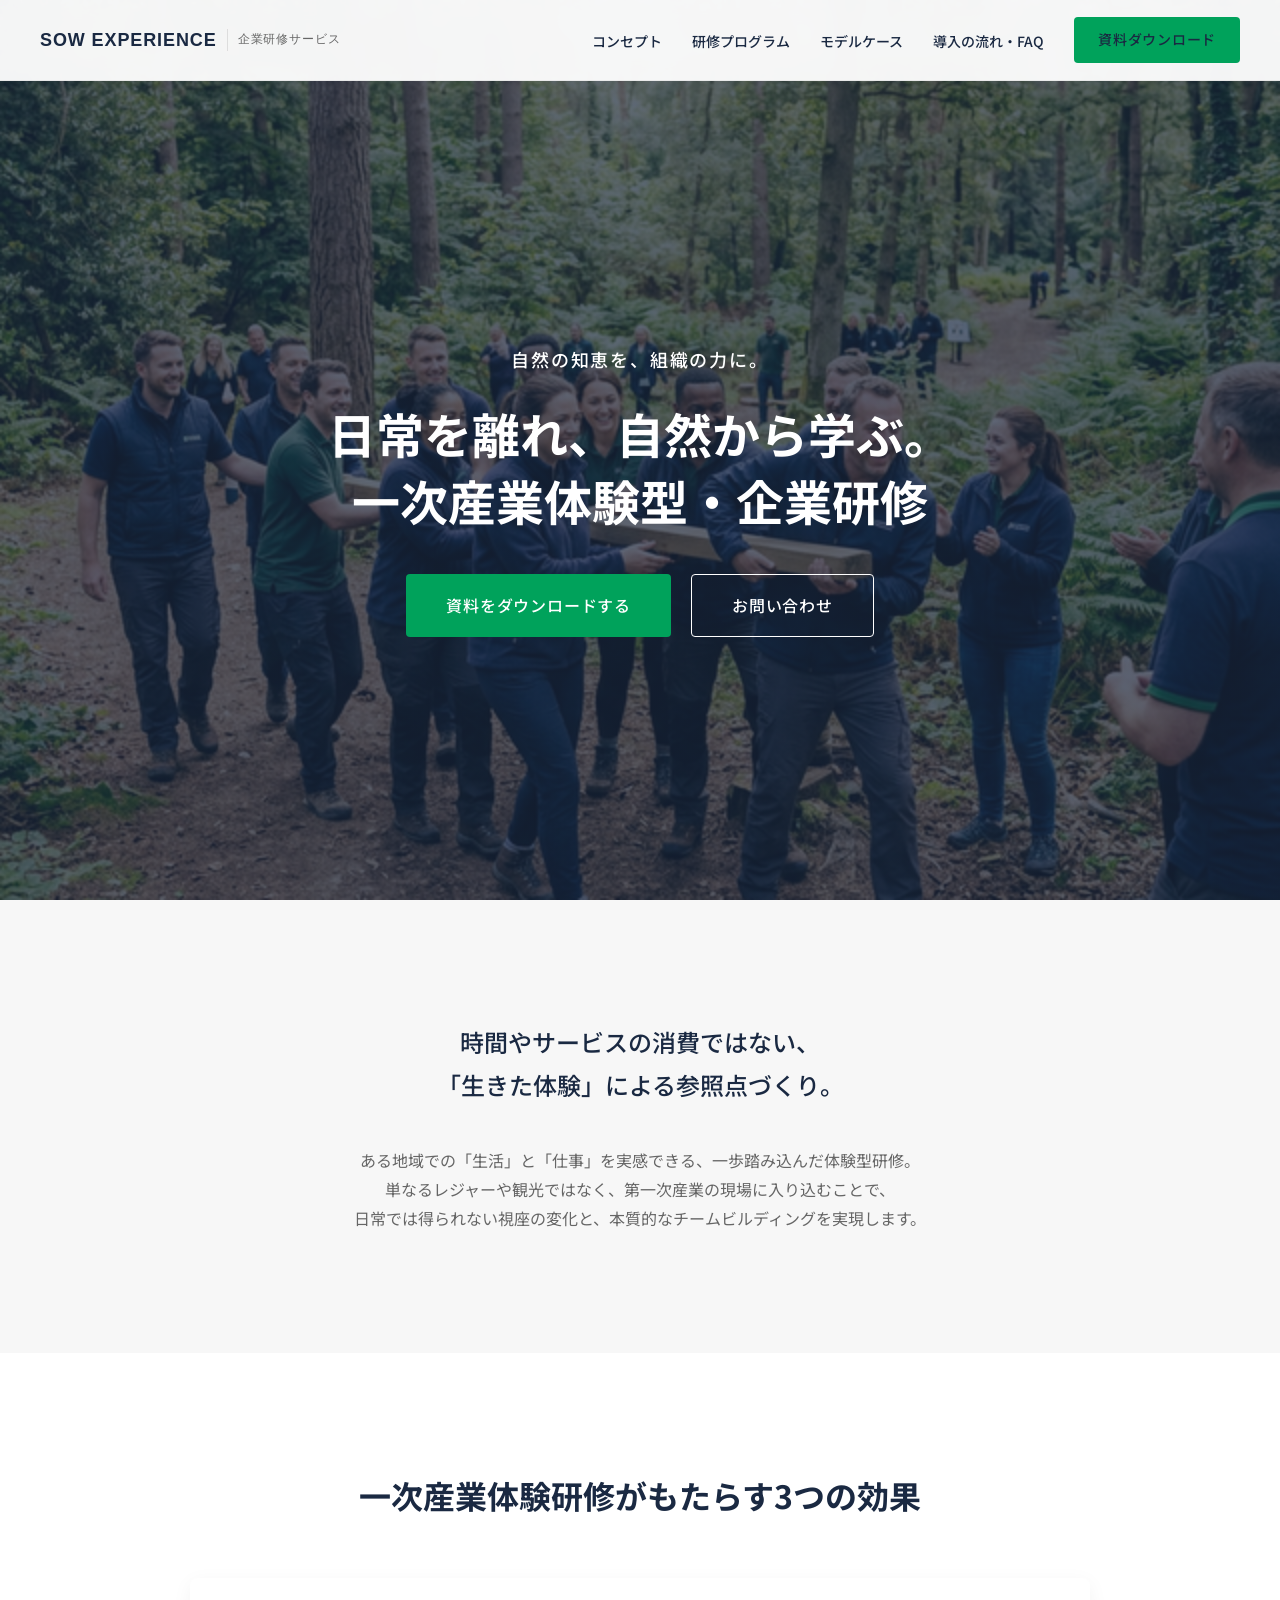
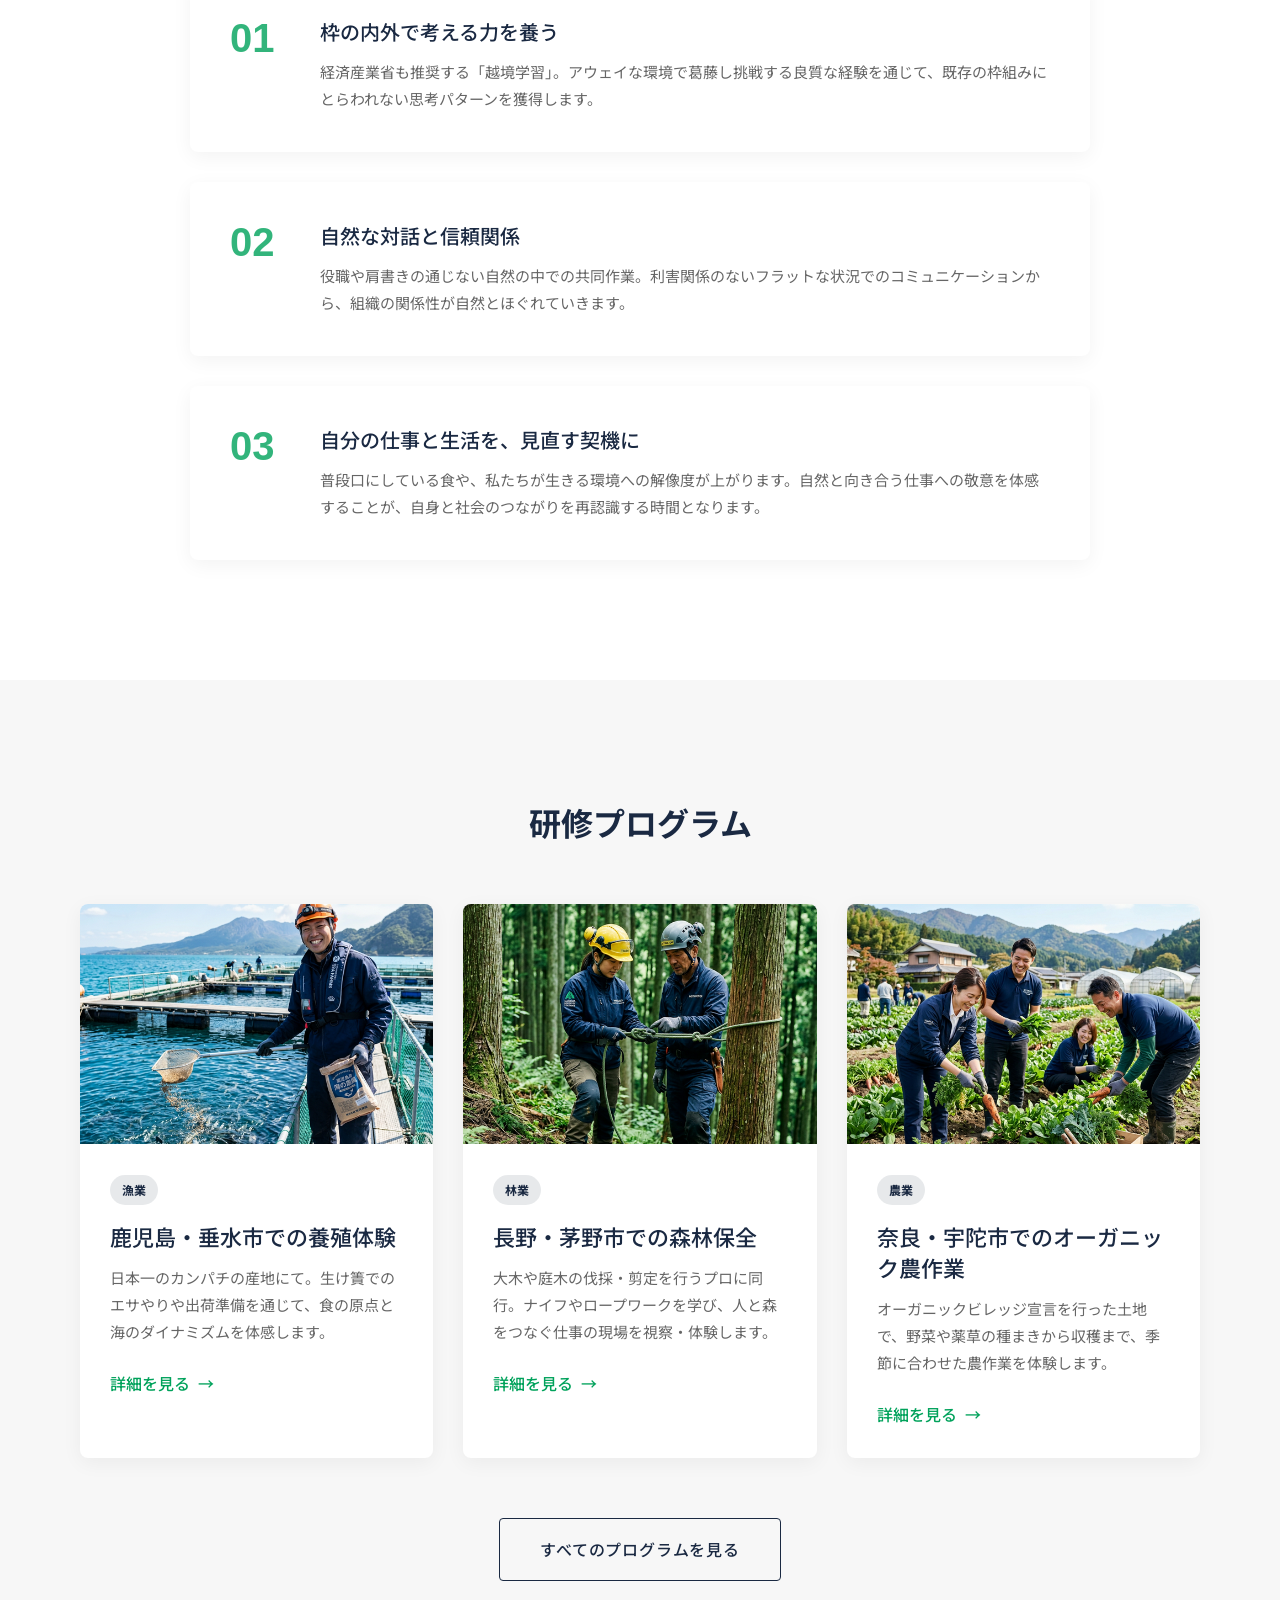
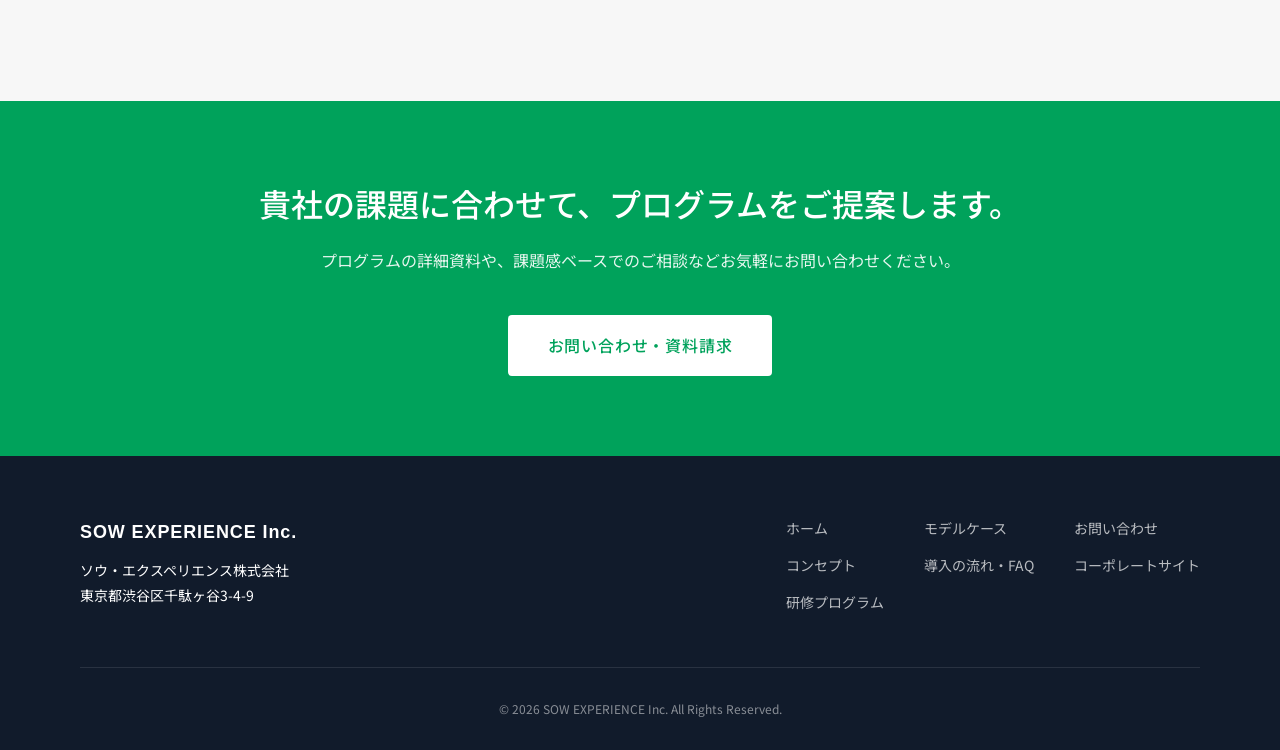
<file: corporate-training-site/index.html>
<!DOCTYPE html>
<html lang="ja">

<head>
    <meta charset="UTF-8">
    <meta name="viewport" content="width=device-width, initial-scale=1.0">
    <title>SOW EXPERIENCE - 一次産業体験型 企業研修</title>
    <meta name="description" content="日常を離れ、自然から学ぶ。ソウ・エクスペリエンスが提供する、農業・林業・漁業などの一次産業を体験する新しい形の企業向け研修プログラムです。">
    <!-- Google Fonts: Noto Sans JP for Japanese, sans-serif fallback for English like Acumin Pro -->
    <link rel="preconnect" href="https://fonts.googleapis.com">
    <link rel="preconnect" href="https://fonts.gstatic.com" crossorigin>
    <link href="https://fonts.googleapis.com/css2?family=Noto+Sans+JP:wght@400;500;700&display=swap" rel="stylesheet">
    <link rel="stylesheet" href="css/style.css">
    <link rel="stylesheet" href="css/home.css">
</head>

<body>

    <!-- Header -->
    <header class="header">
        <div class="header-container">
            <a href="index.html" class="logo">
                SOW EXPERIENCE <span>企業研修サービス</span>
            </a>
            <nav>
                <ul class="nav-links">
                    <li><a href="concept.html">コンセプト</a></li>
                    <li><a href="program.html">研修プログラム</a></li>
                    <li><a href="modelcase.html">モデルケース</a></li>
                    <li><a href="flow.html">導入の流れ・FAQ</a></li>
                    <li class="header-cta"><a href="contact.html" class="btn btn-primary">資料ダウンロード</a></li>
                </ul>
            </nav>
        </div>
    </header>

    <main>
        <!-- Hero Section -->
        <section class="hero">
            <div class="hero-content">
                <p class="hero-subtitle">自然の知恵を、組織の力に。</p>
                <h1 class="hero-title">日常を離れ、自然から学ぶ。<br>一次産業体験型・企業研修</h1>
                <div class="hero-cta">
                    <a href="contact.html" class="btn btn-primary">資料をダウンロードする</a>
                    <a href="contact.html" class="btn btn-outline" style="border-color: white; color: white;">お問い合わせ</a>
                </div>
            </div>
        </section>

        <!-- Intro Section -->
        <section class="intro section-padding">
            <div class="container">
                <div class="intro-content">
                    <h2 class="intro-lead">
                        時間やサービスの消費ではない、<br>
                        「生きた体験」による参照点づくり。
                    </h2>
                    <p class="intro-text">
                        ある地域での「生活」と「仕事」を実感できる、一歩踏み込んだ体験型研修。<br>
                        単なるレジャーや観光ではなく、第一次産業の現場に入り込むことで、<br>
                        日常では得られない視座の変化と、本質的なチームビルディングを実現します。
                    </p>
                </div>
            </div>
        </section>

        <!-- Why Us / Merits -->
        <section class="benefits section-padding">
            <div class="container">
                <div class="section-title">
                    <h2 class="ja">一次産業体験研修がもたらす3つの効果</h2>
                </div>

                <div class="benefits-list">
                    <!-- Benefit 1 -->
                    <div class="benefit-list-item">
                        <div class="benefit-number">01</div>
                        <div class="benefit-content">
                            <h3>枠の内外で考える力を養う</h3>
                            <p>経済産業省も推奨する「越境学習」。アウェイな環境で葛藤し挑戦する良質な経験を通じて、既存の枠組みにとらわれない思考パターンを獲得します。</p>
                        </div>
                    </div>
                    <!-- Benefit 2 -->
                    <div class="benefit-list-item">
                        <div class="benefit-number">02</div>
                        <div class="benefit-content">
                            <h3>自然な対話と信頼関係</h3>
                            <p>役職や肩書きの通じない自然の中での共同作業。利害関係のないフラットな状況でのコミュニケーションから、組織の関係性が自然とほぐれていきます。</p>
                        </div>
                    </div>
                    <!-- Benefit 3 -->
                    <div class="benefit-list-item">
                        <div class="benefit-number">03</div>
                        <div class="benefit-content">
                            <h3>自分の仕事と生活を、見直す契機に</h3>
                            <p>普段口にしている食や、私たちが生きる環境への解像度が上がります。自然と向き合う仕事への敬意を体感することが、自身と社会のつながりを再認識する時間となります。</p>
                        </div>
                    </div>
                </div>
            </div>
        </section>

        <!-- Programs Overview -->
        <section class="programs-overview section-padding">
            <div class="container">
                <div class="section-title">
                    <h2 class="ja">研修プログラム</h2>
                </div>

                <div class="program-cards">
                    <!-- Program 1 -->
                    <div class="program-card">
                        <div class="program-image" style="background-image: url('images/program-fishery.jpg');"></div>
                        <div class="program-content">
                            <span class="program-tag">漁業</span>
                            <h3 class="program-title">鹿児島・垂水市での養殖体験</h3>
                            <p class="program-desc">日本一のカンパチの産地にて。生け簀でのエサやりや出荷準備を通じて、食の原点と海のダイナミズムを体感します。</p>
                            <a href="program.html" class="program-link">詳細を見る <span>→</span></a>
                        </div>
                    </div>
                    <!-- Program 2 -->
                    <div class="program-card">
                        <div class="program-image" style="background-image: url('images/program-forestry.jpg');"></div>
                        <div class="program-content">
                            <span class="program-tag">林業</span>
                            <h3 class="program-title">長野・茅野市での森林保全</h3>
                            <p class="program-desc">大木や庭木の伐採・剪定を行うプロに同行。ナイフやロープワークを学び、人と森をつなぐ仕事の現場を視察・体験します。</p>
                            <a href="program.html" class="program-link">詳細を見る <span>→</span></a>
                        </div>
                    </div>
                    <!-- Program 3 -->
                    <div class="program-card">
                        <div class="program-image" style="background-image: url('images/program-agriculture.jpg');">
                        </div>
                        <div class="program-content">
                            <span class="program-tag">農業</span>
                            <h3 class="program-title">奈良・宇陀市でのオーガニック農作業</h3>
                            <p class="program-desc">オーガニックビレッジ宣言を行った土地で、野菜や薬草の種まきから収穫まで、季節に合わせた農作業を体験します。</p>
                            <a href="program.html" class="program-link">詳細を見る <span>→</span></a>
                        </div>
                    </div>
                </div>

                <div class="programs-cta">
                    <a href="program.html" class="btn btn-outline">すべてのプログラムを見る</a>
                </div>
            </div>
        </section>

        <!-- Global Contact CTA -->
        <section class="contact-cta">
            <div class="container">
                <h2>貴社の課題に合わせて、プログラムをご提案します。</h2>
                <p>プログラムの詳細資料や、課題感ベースでのご相談などお気軽にお問い合わせください。</p>
                <div class="hero-cta">
                    <a href="contact.html" class="btn btn-primary"
                        style="background-color: var(--white); color: var(--accent-color);">お問い合わせ・資料請求</a>
                </div>
            </div>
        </section>
    </main>

    <!-- Footer -->
    <footer class="footer">
        <div class="container">
            <div class="footer-inner">
                <div class="footer-brand">
                    <div class="footer-logo">SOW EXPERIENCE Inc.</div>
                    <p>ソウ・エクスペリエンス株式会社<br>東京都渋谷区千駄ヶ谷3-4-9</p>
                </div>
                <div class="footer-links">
                    <ul>
                        <li><a href="index.html">ホーム</a></li>
                        <li><a href="concept.html">コンセプト</a></li>
                        <li><a href="program.html">研修プログラム</a></li>
                    </ul>
                    <ul>
                        <li><a href="modelcase.html">モデルケース</a></li>
                        <li><a href="flow.html">導入の流れ・FAQ</a></li>
                    </ul>
                    <ul>
                        <li><a href="contact.html">お問い合わせ</a></li>
                        <li><a href="https://corporate.sowxp.co.jp/" target="_blank">コーポレートサイト</a></li>
                    </ul>
                </div>
            </div>
            <div class="copyright">
                &copy; 2026 SOW EXPERIENCE Inc. All Rights Reserved.
            </div>
        </div>
    </footer>

</body>

</html>
</file>
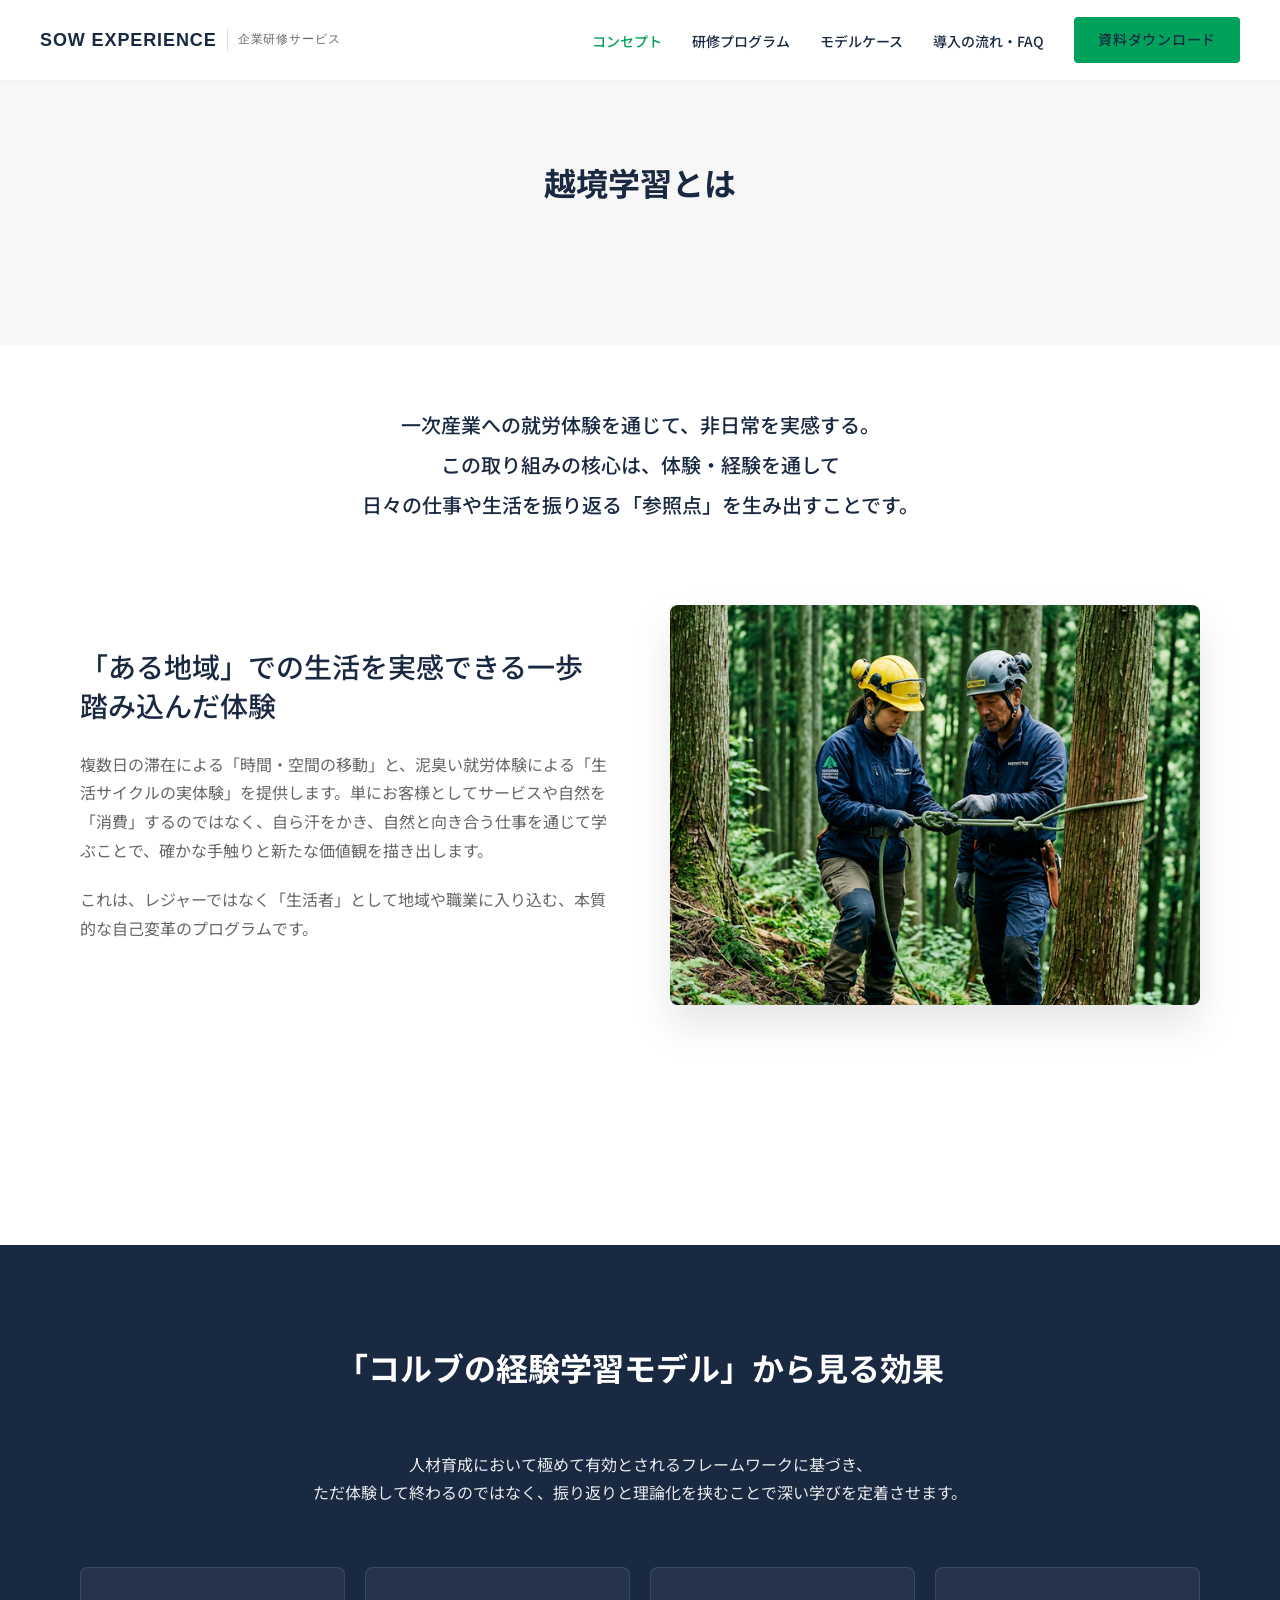
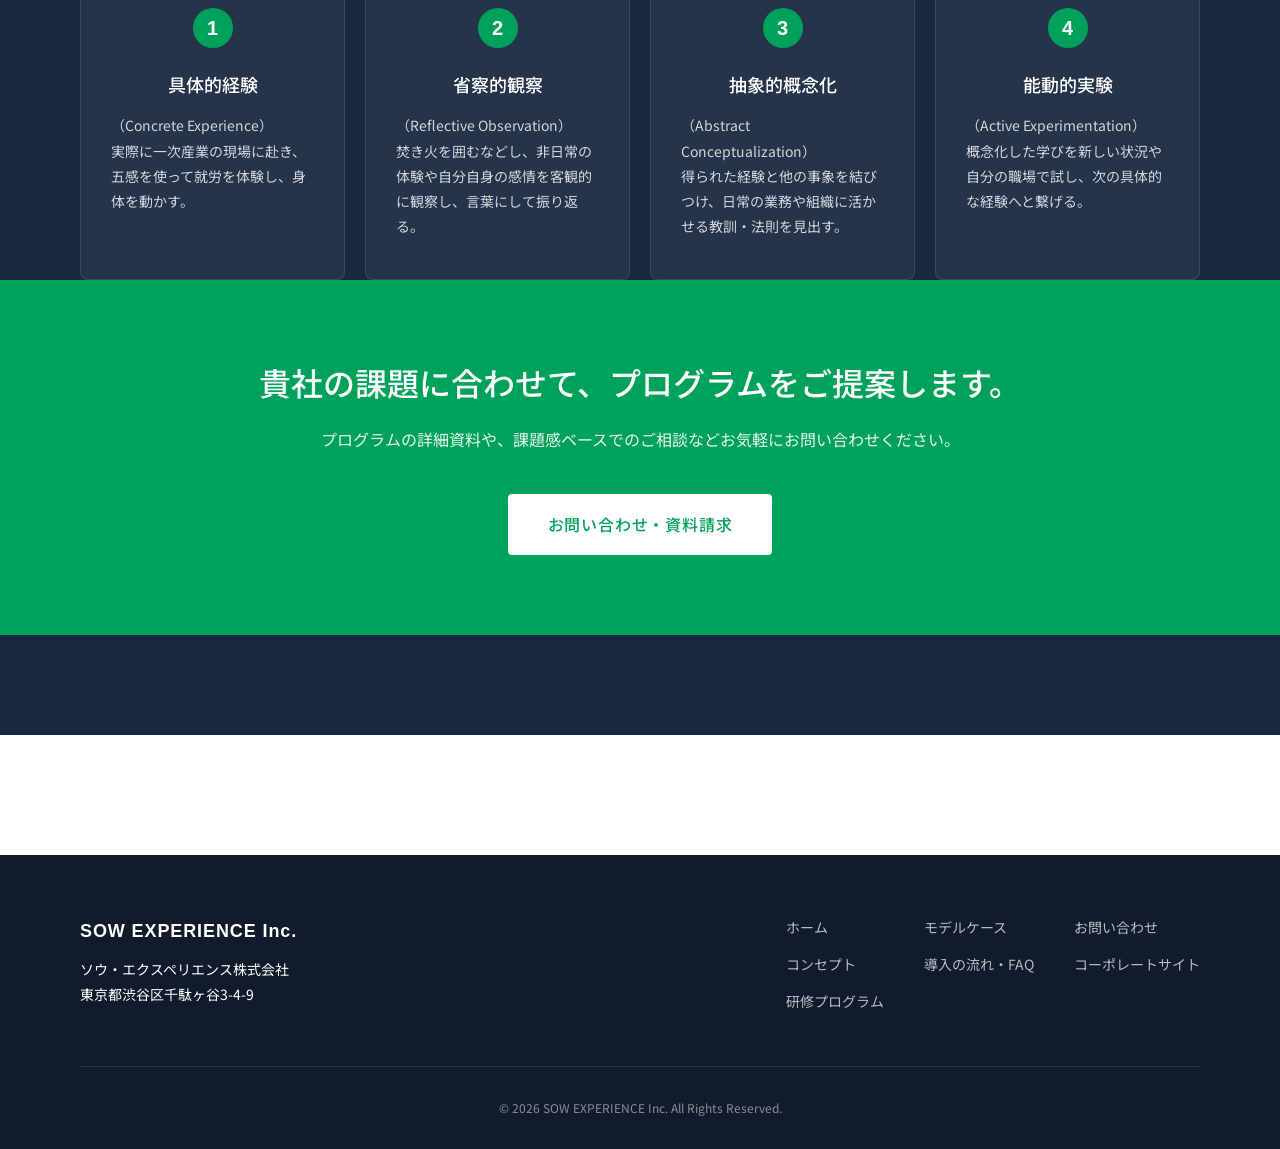
<file: corporate-training-site/concept.html>
<!DOCTYPE html>
<html lang="ja">

<head>
    <meta charset="UTF-8">
    <meta name="viewport" content="width=device-width, initial-scale=1.0">
    <title>コンセプト・私たちの想い｜SOW EXPERIENCE 企業研修</title>
    <link href="https://fonts.googleapis.com/css2?family=Noto+Sans+JP:wght@400;500;700&display=swap" rel="stylesheet">
    <link rel="stylesheet" href="css/style.css">
    <link rel="stylesheet" href="css/concept.css">
</head>

<body>

    <header class="header">
        <div class="header-container">
            <a href="index.html" class="logo">
                SOW EXPERIENCE <span>企業研修サービス</span>
            </a>
            <nav>
                <ul class="nav-links">
                    <li><a href="concept.html" style="color: var(--accent-color);">コンセプト</a></li>
                    <li><a href="program.html">研修プログラム</a></li>
                    <li><a href="modelcase.html">モデルケース</a></li>
                    <li><a href="flow.html">導入の流れ・FAQ</a></li>
                    <li class="header-cta"><a href="contact.html" class="btn btn-primary">資料ダウンロード</a></li>
                </ul>
            </nav>
        </div>
    </header>

    <main>
        <section class="page-header">
            <div class="container">
                <div class="section-title">
                    <h1 class="ja">越境学習とは</h1>
                </div>
            </div>
        </section>

        <section class="section-padding" style="padding-top: 60px;">
            <div class="container">
                <p class="concept-intro">
                    一次産業への就労体験を通じて、非日常を実感する。<br>
                    この取り組みの核心は、体験・経験を通して<br>
                    日々の仕事や生活を振り返る「参照点」を生み出すことです。
                </p>

                <div class="concept-section">
                    <div class="concept-image">
                        <!-- Placeholder concept image -->
                        <div
                            style="background-image: url('images/program-forestry.jpg'); background-size: cover; background-position: center; height: 400px; width: 100%;">
                        </div>
                    </div>
                    <div class="concept-text">
                        <h3>「ある地域」での生活を実感できる一歩踏み込んだ体験</h3>
                        <p>複数日の滞在による「時間・空間の移動」と、泥臭い就労体験による「生活サイクルの実体験」を提供します。単にお客様としてサービスや自然を「消費」するのではなく、自ら汗をかき、自然と向き合う仕事を通じて学ぶことで、確かな手触りと新たな価値観を描き出します。
                        </p>
                        <p>これは、レジャーではなく「生活者」として地域や職業に入り込む、本質的な自己変革のプログラムです。</p>
                    </div>
                </div>
            </div>
        </section>

        <section class="learning-model">
            <div class="container">
                <div class="section-title">
                    <h2 class="ja">「コルブの経験学習モデル」から見る効果</h2>
                </div>
                <p style="text-align: center; max-width: 800px; margin: 0 auto; opacity: 0.9;">
                    人材育成において極めて有効とされるフレームワークに基づき、<br>
                    ただ体験して終わるのではなく、振り返りと理論化を挟むことで深い学びを定着させます。
                </p>

                <div class="model-steps">
                    <div class="model-step">
                        <span class="model-step-num">1</span>
                        <h4>具体的経験</h4>
                        <p>（Concrete Experience）<br>実際に一次産業の現場に赴き、五感を使って就労を体験し、身体を動かす。</p>
                    </div>
                    <div class="model-step">
                        <span class="model-step-num">2</span>
                        <h4>省察的観察</h4>
                        <p>（Reflective Observation）<br>焚き火を囲むなどし、非日常の体験や自分自身の感情を客観的に観察し、言葉にして振り返る。</p>
                    </div>
                    <div class="model-step">
                        <span class="model-step-num">3</span>
                        <h4>抽象的概念化</h4>
                        <p>（Abstract Conceptualization）<br>得られた経験と他の事象を結びつけ、日常の業務や組織に活かせる教訓・法則を見出す。</p>
                    </div>
                    <div class="model-step">
                        <span class="model-step-num">4</span>
                        <h4>能動的実験</h4>
                        <p>（Active Experimentation）<br>概念化した学びを新しい状況や自分の職場で試し、次の具体的な経験へと繋げる。</p>
                    </div>
                </div>
            </div>
            <!-- Global Contact CTA -->
            <section class="contact-cta">
                <div class="container">
                    <h2>貴社の課題に合わせて、プログラムをご提案します。</h2>
                    <p>プログラムの詳細資料や、課題感ベースでのご相談などお気軽にお問い合わせください。</p>
                    <div class="hero-cta">
                        <a href="contact.html" class="btn btn-primary"
                            style="background-color: var(--white); color: var(--accent-color);">お問い合わせ・資料請求</a>
                    </div>
                </div>
            </section>
    </main>

    <footer class="footer">
        <div class="container">
            <div class="footer-inner">
                <div class="footer-brand">
                    <div class="footer-logo">SOW EXPERIENCE Inc.</div>
                    <p>ソウ・エクスペリエンス株式会社<br>東京都渋谷区千駄ヶ谷3-4-9</p>
                </div>
                <div class="footer-links">
                    <ul>
                        <li><a href="index.html">ホーム</a></li>
                        <li><a href="concept.html">コンセプト</a></li>
                        <li><a href="program.html">研修プログラム</a></li>
                    </ul>
                    <ul>
                        <li><a href="modelcase.html">モデルケース</a></li>
                        <li><a href="flow.html">導入の流れ・FAQ</a></li>
                    </ul>
                    <ul>
                        <li><a href="contact.html">お問い合わせ</a></li>
                        <li><a href="https://corporate.sowxp.co.jp/" target="_blank">コーポレートサイト</a></li>
                    </ul>
                </div>
            </div>
            <div class="copyright">
                &copy; 2026 SOW EXPERIENCE Inc. All Rights Reserved.
            </div>
        </div>
    </footer>

</body>

</html>
</file>
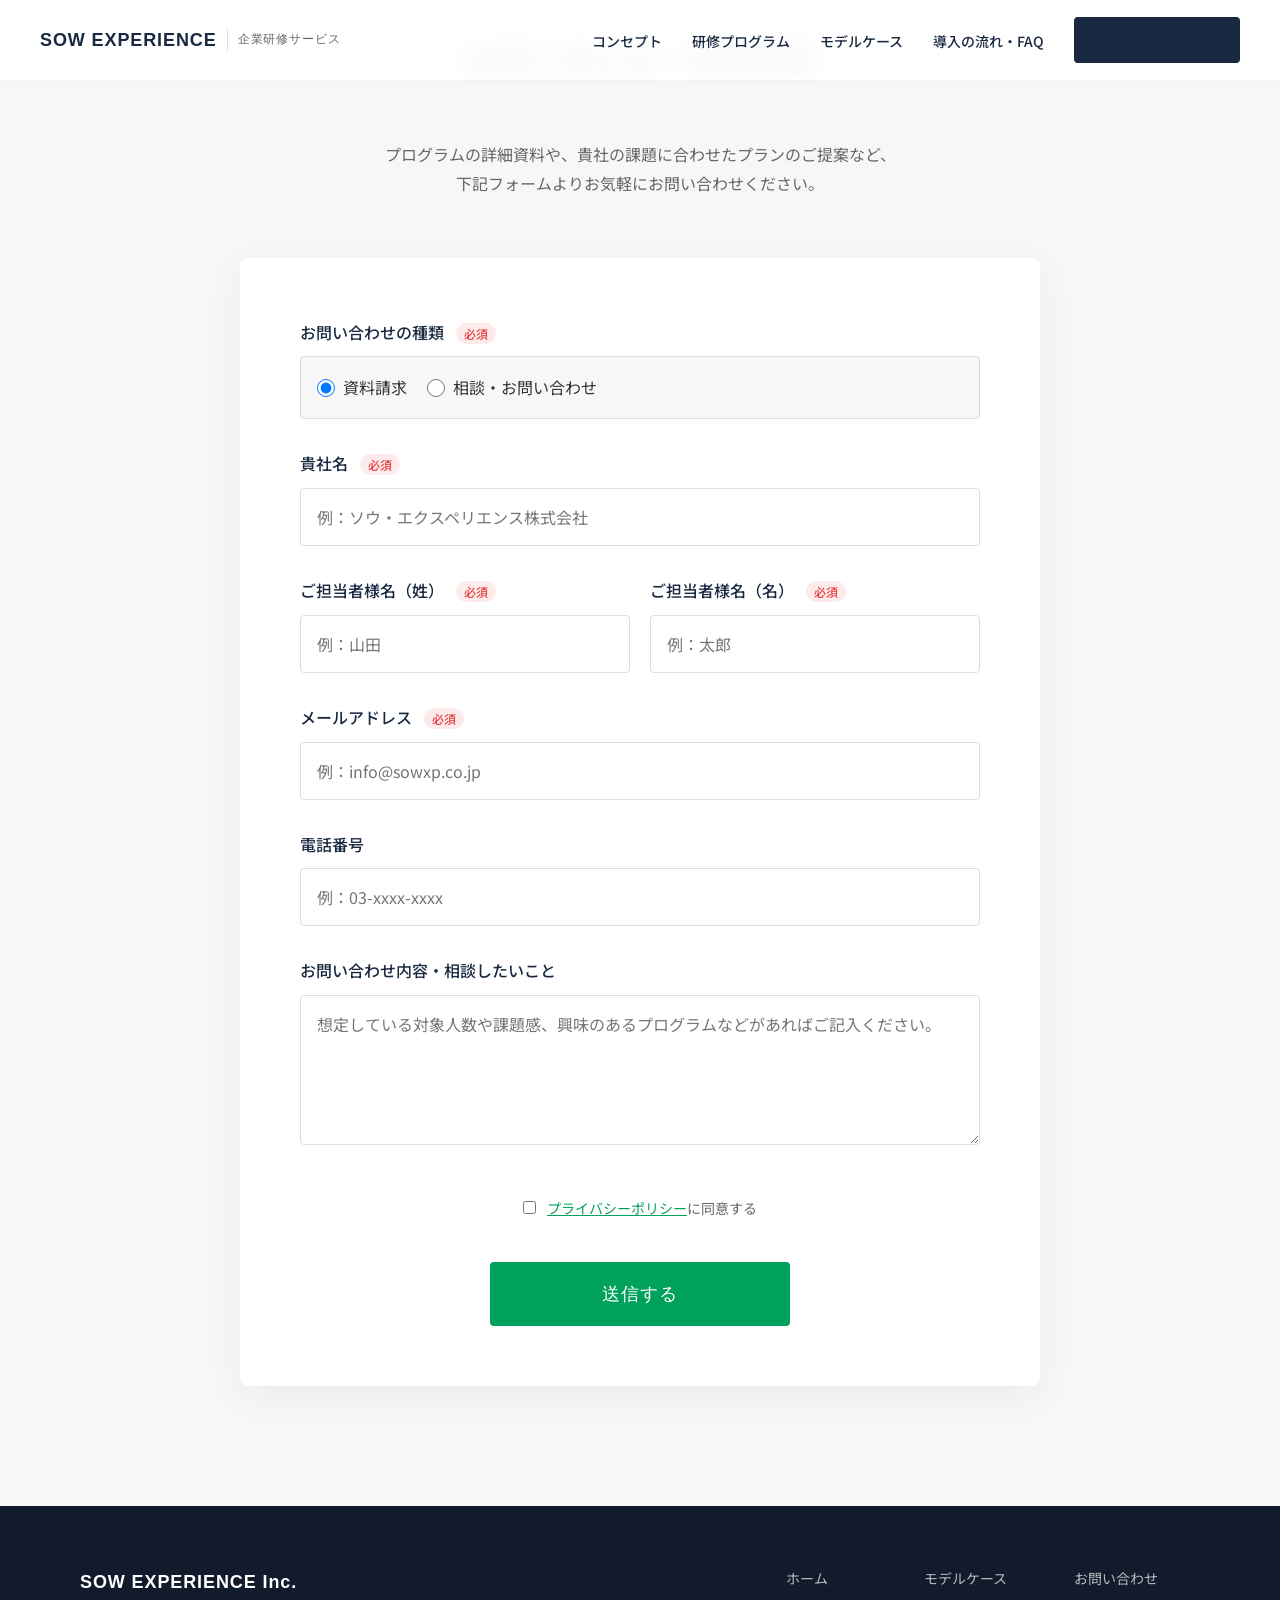
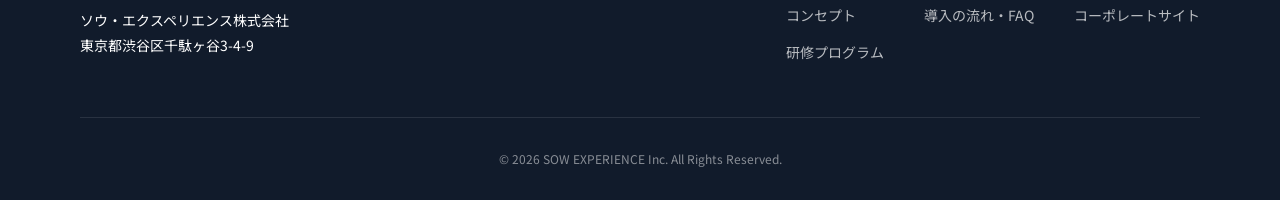
<file: corporate-training-site/contact.html>
<!DOCTYPE html>
<html lang="ja">

<head>
    <meta charset="UTF-8">
    <meta name="viewport" content="width=device-width, initial-scale=1.0">
    <title>お問い合わせ・資料請求｜SOW EXPERIENCE 企業研修</title>
    <link href="https://fonts.googleapis.com/css2?family=Noto+Sans+JP:wght@400;500;700&display=swap" rel="stylesheet">
    <link rel="stylesheet" href="css/style.css">
    <link rel="stylesheet" href="css/flow-contact.css">
</head>

<body style="background-color: var(--bg-alt-color);">

    <header class="header">
        <div class="header-container">
            <a href="index.html" class="logo">
                SOW EXPERIENCE <span>企業研修サービス</span>
            </a>
            <nav>
                <ul class="nav-links">
                    <li><a href="concept.html">コンセプト</a></li>
                    <li><a href="program.html">研修プログラム</a></li>
                    <li><a href="modelcase.html">モデルケース</a></li>
                    <li><a href="flow.html">導入の流れ・FAQ</a></li>
                    <li class="header-cta"><a href="contact.html" class="btn btn-primary"
                            style="background-color: var(--primary-color);">資料ダウンロード</a></li>
                </ul>
            </nav>
        </div>
    </header>

    <main>
        <section class="page-header" style="padding-bottom: 20px;">
            <div class="container">
                <div class="section-title">
                    <span class="en">Contact</span>
                    <h1 class="ja">お問い合わせ・資料請求</h1>
                </div>
                <p style="text-align: center; color: var(--text-light);">
                    プログラムの詳細資料や、貴社の課題に合わせたプランのご提案など、<br>
                    下記フォームよりお気軽にお問い合わせください。
                </p>
            </div>
        </section>

        <section class="section-padding" style="padding-top: 0; padding-bottom: 120px;">
            <div class="container">
                <div class="contact-form-container">
                    <form action="#" method="POST">
                        <div class="form-group">
                            <label class="form-label">お問い合わせの種類 <span class="req">必須</span></label>
                            <div
                                style="display: flex; gap: 20px; align-items: center; padding: 16px; border: 1px solid #ddd; border-radius: 4px; background: var(--bg-alt-color);">
                                <label
                                    style="display: flex; align-items: center; cursor: pointer; color: var(--text-color);">
                                    <input type="radio" name="type" value="資料請求" checked
                                        style="margin-right: 8px; width: 18px; height: 18px;">
                                    資料請求
                                </label>
                                <label
                                    style="display: flex; align-items: center; cursor: pointer; color: var(--text-color);">
                                    <input type="radio" name="type" value="相談・お問い合わせ"
                                        style="margin-right: 8px; width: 18px; height: 18px;">
                                    相談・お問い合わせ
                                </label>
                            </div>
                        </div>

                        <div class="form-group">
                            <label class="form-label" for="company">貴社名 <span class="req">必須</span></label>
                            <input type="text" id="company" class="form-control" placeholder="例：ソウ・エクスペリエンス株式会社">
                        </div>

                        <div class="form-group" style="display: flex; gap: 20px;">
                            <div style="flex: 1;">
                                <label class="form-label" for="name_last">ご担当者様名（姓） <span class="req">必須</span></label>
                                <input type="text" id="name_last" class="form-control" placeholder="例：山田">
                            </div>
                            <div style="flex: 1;">
                                <label class="form-label" for="name_first">ご担当者様名（名） <span class="req">必須</span></label>
                                <input type="text" id="name_first" class="form-control" placeholder="例：太郎">
                            </div>
                        </div>

                        <div class="form-group">
                            <label class="form-label" for="email">メールアドレス <span class="req">必須</span></label>
                            <input type="email" id="email" class="form-control" placeholder="例：info@sowxp.co.jp">
                        </div>

                        <div class="form-group">
                            <label class="form-label" for="phone">電話番号</label>
                            <input type="tel" id="phone" class="form-control" placeholder="例：03-xxxx-xxxx">
                        </div>

                        <div class="form-group">
                            <label class="form-label" for="message">お問い合わせ内容・相談したいこと</label>
                            <textarea id="message" class="form-control"
                                placeholder="想定している対象人数や課題感、興味のあるプログラムなどがあればご記入ください。"></textarea>
                        </div>

                        <div style="text-align: center; margin: 40px 0 20px;">
                            <label style="cursor: pointer; color: var(--text-light); font-size: 14px;">
                                <input type="checkbox" required style="margin-right: 8px;">
                                <a href="https://corporate.sowxp.co.jp/privacy" target="_blank"
                                    style="text-decoration: underline;">プライバシーポリシー</a>に同意する
                            </label>
                        </div>

                        <div class="form-submit">
                            <button type="button" class="btn btn-primary"
                                style="width: 100%; max-width: 300px; padding: 20px; font-size: 18px;">送信する</button>
                        </div>
                    </form>
                </div>
            </div>
        </section>

    </main>

    <footer class="footer" style="margin-top: 0;">
        <div class="container">
            <div class="footer-inner">
                <div class="footer-brand">
                    <div class="footer-logo">SOW EXPERIENCE Inc.</div>
                    <p>ソウ・エクスペリエンス株式会社<br>東京都渋谷区千駄ヶ谷3-4-9</p>
                </div>
                <div class="footer-links">
                    <ul>
                        <li><a href="index.html">ホーム</a></li>
                        <li><a href="concept.html">コンセプト</a></li>
                        <li><a href="program.html">研修プログラム</a></li>
                    </ul>
                    <ul>
                        <li><a href="modelcase.html">モデルケース</a></li>
                        <li><a href="flow.html">導入の流れ・FAQ</a></li>
                    </ul>
                    <ul>
                        <li><a href="contact.html">お問い合わせ</a></li>
                        <li><a href="https://corporate.sowxp.co.jp/" target="_blank">コーポレートサイト</a></li>
                    </ul>
                </div>
            </div>
            <div class="copyright">
                &copy; 2026 SOW EXPERIENCE Inc. All Rights Reserved.
            </div>
        </div>
    </footer>

</body>

</html>
</file>
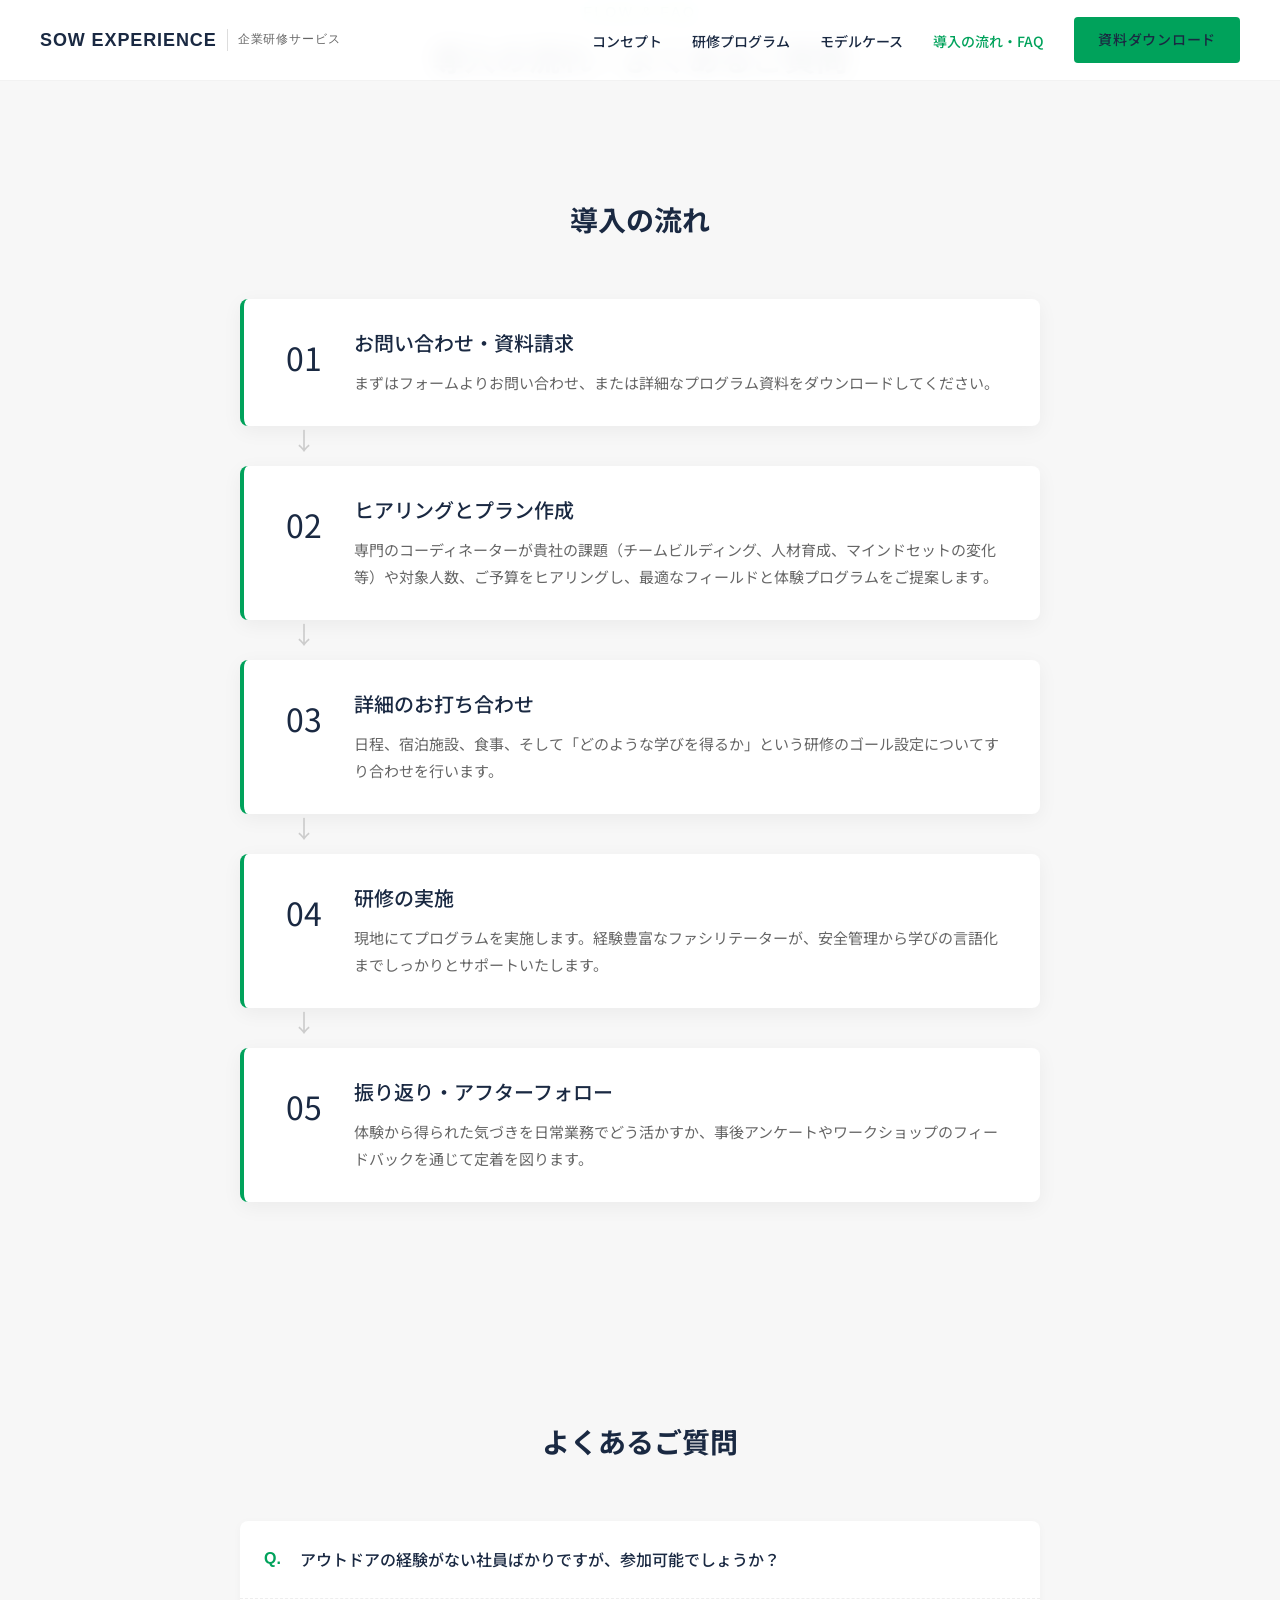
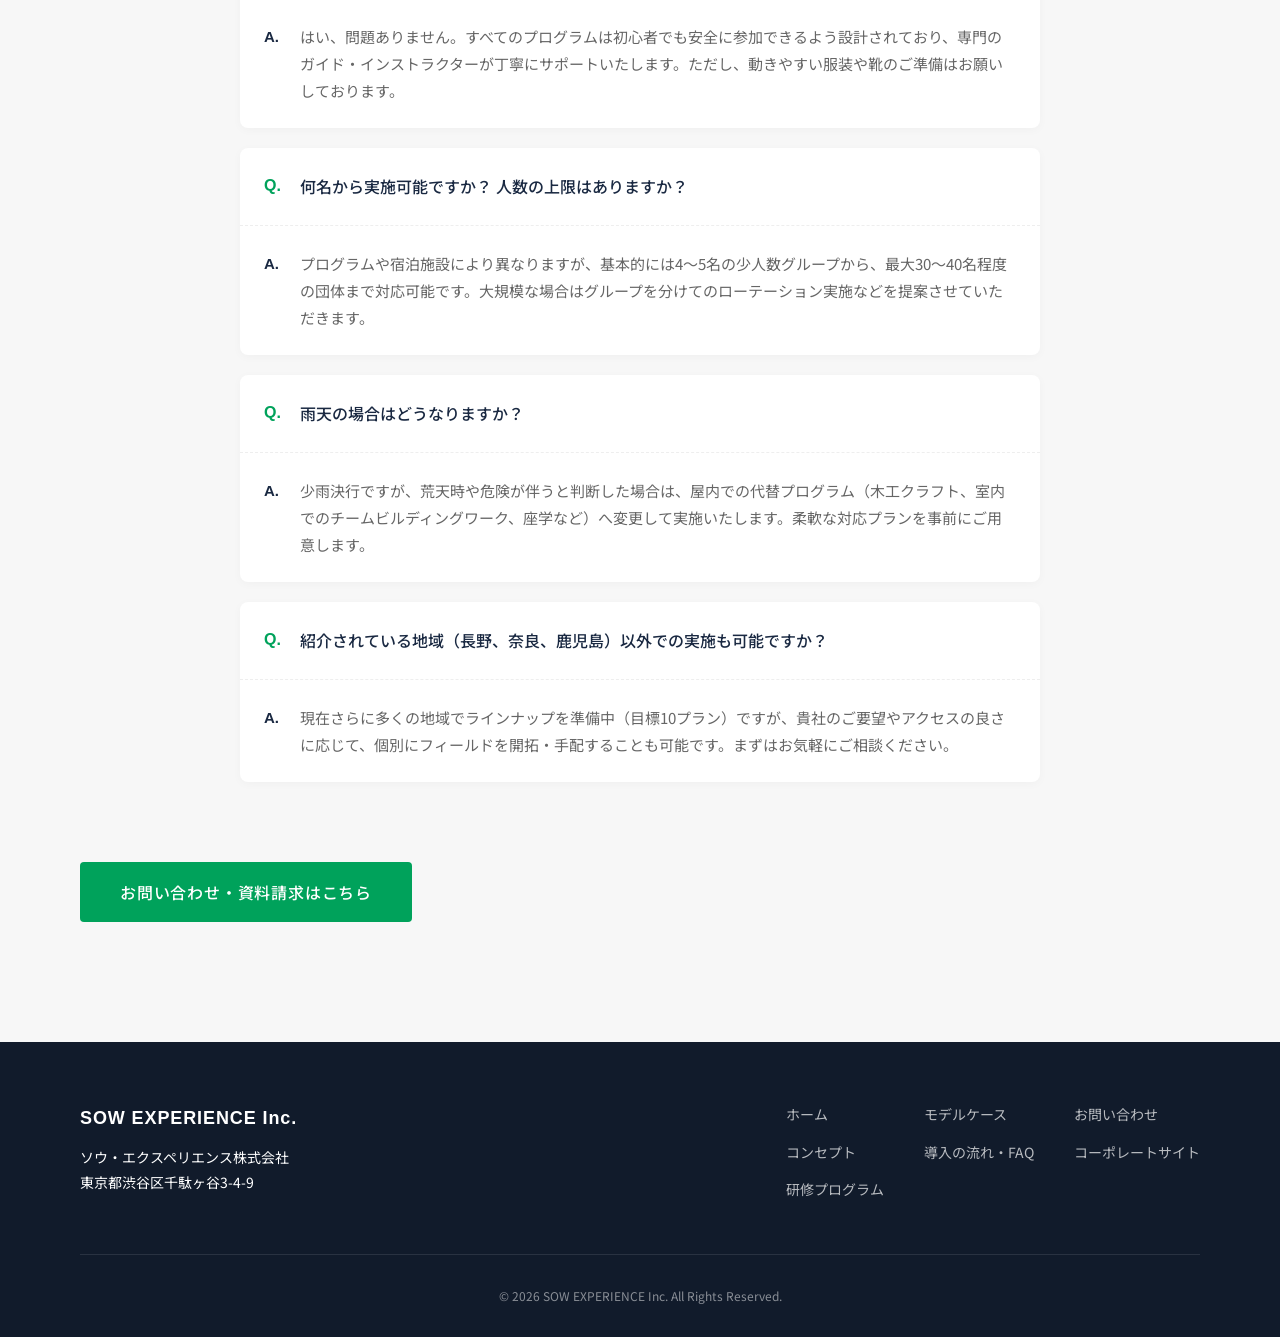
<file: corporate-training-site/flow.html>
<!DOCTYPE html>
<html lang="ja">

<head>
    <meta charset="UTF-8">
    <meta name="viewport" content="width=device-width, initial-scale=1.0">
    <title>導入の流れ・FAQ｜SOW EXPERIENCE 企業研修</title>
    <link href="https://fonts.googleapis.com/css2?family=Noto+Sans+JP:wght@400;500;700&display=swap" rel="stylesheet">
    <link rel="stylesheet" href="css/style.css">
    <link rel="stylesheet" href="css/flow-contact.css">
</head>

<body style="background-color: var(--bg-alt-color);">

    <header class="header">
        <div class="header-container">
            <a href="index.html" class="logo">
                SOW EXPERIENCE <span>企業研修サービス</span>
            </a>
            <nav>
                <ul class="nav-links">
                    <li><a href="concept.html">コンセプト</a></li>
                    <li><a href="program.html">研修プログラム</a></li>
                    <li><a href="modelcase.html">モデルケース</a></li>
                    <li><a href="flow.html" style="color: var(--accent-color);">導入の流れ・FAQ</a></li>
                    <li class="header-cta"><a href="contact.html" class="btn btn-primary">資料ダウンロード</a></li>
                </ul>
            </nav>
        </div>
    </header>

    <main>
        <section class="page-header" style="padding-bottom: 20px;">
            <div class="container">
                <div class="section-title">
                    <span class="en">Flow & FAQ</span>
                    <h1 class="ja">導入の流れ・よくあるご質問</h1>
                </div>
            </div>
        </section>

        <!-- Flow Section -->
        <section class="section-padding" style="padding-top: 40px;">
            <div class="container">
                <div class="section-title">
                    <h2 class="ja" style="font-size: 28px;">導入の流れ</h2>
                </div>

                <div class="flow-steps">
                    <div class="flow-step">
                        <div class="flow-icon">01</div>
                        <div class="flow-content">
                            <h3>お問い合わせ・資料請求</h3>
                            <p>まずはフォームよりお問い合わせ、または詳細なプログラム資料をダウンロードしてください。</p>
                        </div>
                    </div>

                    <div class="flow-step">
                        <div class="flow-icon">02</div>
                        <div class="flow-content">
                            <h3>ヒアリングとプラン作成</h3>
                            <p>専門のコーディネーターが貴社の課題（チームビルディング、人材育成、マインドセットの変化等）や対象人数、ご予算をヒアリングし、最適なフィールドと体験プログラムをご提案します。
                            </p>
                        </div>
                    </div>

                    <div class="flow-step">
                        <div class="flow-icon">03</div>
                        <div class="flow-content">
                            <h3>詳細のお打ち合わせ</h3>
                            <p>日程、宿泊施設、食事、そして「どのような学びを得るか」という研修のゴール設定についてすり合わせを行います。</p>
                        </div>
                    </div>

                    <div class="flow-step">
                        <div class="flow-icon">04</div>
                        <div class="flow-content">
                            <h3>研修の実施</h3>
                            <p>現地にてプログラムを実施します。経験豊富なファシリテーターが、安全管理から学びの言語化までしっかりとサポートいたします。</p>
                        </div>
                    </div>

                    <div class="flow-step">
                        <div class="flow-icon">05</div>
                        <div class="flow-content">
                            <h3>振り返り・アフターフォロー</h3>
                            <p>体験から得られた気づきを日常業務でどう活かすか、事後アンケートやワークショップのフィードバックを通じて定着を図ります。</p>
                        </div>
                    </div>
                </div>
            </div>
        </section>

        <!-- FAQ Section -->
        <section class="section-padding" style="padding-top: 0;">
            <div class="container">
                <div class="section-title">
                    <h2 class="ja" style="font-size: 28px;">よくあるご質問</h2>
                </div>

                <div class="faq-list">
                    <div class="faq-item">
                        <div class="faq-q">アウトドアの経験がない社員ばかりですが、参加可能でしょうか？</div>
                        <div class="faq-a">
                            はい、問題ありません。すべてのプログラムは初心者でも安全に参加できるよう設計されており、専門のガイド・インストラクターが丁寧にサポートいたします。ただし、動きやすい服装や靴のご準備はお願いしております。
                        </div>
                    </div>

                    <div class="faq-item">
                        <div class="faq-q">何名から実施可能ですか？ 人数の上限はありますか？</div>
                        <div class="faq-a">
                            プログラムや宿泊施設により異なりますが、基本的には4〜5名の少人数グループから、最大30〜40名程度の団体まで対応可能です。大規模な場合はグループを分けてのローテーション実施などを提案させていただきます。
                        </div>
                    </div>

                    <div class="faq-item">
                        <div class="faq-q">雨天の場合はどうなりますか？</div>
                        <div class="faq-a">
                            少雨決行ですが、荒天時や危険が伴うと判断した場合は、屋内での代替プログラム（木工クラフト、室内でのチームビルディングワーク、座学など）へ変更して実施いたします。柔軟な対応プランを事前にご用意します。
                        </div>
                    </div>

                    <div class="faq-item">
                        <div class="faq-q">紹介されている地域（長野、奈良、鹿児島）以外での実施も可能ですか？</div>
                        <div class="faq-a">
                            現在さらに多くの地域でラインナップを準備中（目標10プラン）ですが、貴社のご要望やアクセスの良さに応じて、個別にフィールドを開拓・手配することも可能です。まずはお気軽にご相談ください。
                        </div>
                    </div>
                </div>

                <div class="programs-cta" style="margin-top: 80px;">
                    <a href="contact.html" class="btn btn-primary">お問い合わせ・資料請求はこちら</a>
                </div>
            </div>
        </section>

    </main>

    <footer class="footer" style="margin-top: 0;">
        <div class="container">
            <div class="footer-inner">
                <div class="footer-brand">
                    <div class="footer-logo">SOW EXPERIENCE Inc.</div>
                    <p>ソウ・エクスペリエンス株式会社<br>東京都渋谷区千駄ヶ谷3-4-9</p>
                </div>
                <div class="footer-links">
                    <ul>
                        <li><a href="index.html">ホーム</a></li>
                        <li><a href="concept.html">コンセプト</a></li>
                        <li><a href="program.html">研修プログラム</a></li>
                    </ul>
                    <ul>
                        <li><a href="modelcase.html">モデルケース</a></li>
                        <li><a href="flow.html">導入の流れ・FAQ</a></li>
                    </ul>
                    <ul>
                        <li><a href="contact.html">お問い合わせ</a></li>
                        <li><a href="https://corporate.sowxp.co.jp/" target="_blank">コーポレートサイト</a></li>
                    </ul>
                </div>
            </div>
            <div class="copyright">
                &copy; 2026 SOW EXPERIENCE Inc. All Rights Reserved.
            </div>
        </div>
    </footer>

</body>

</html>
</file>
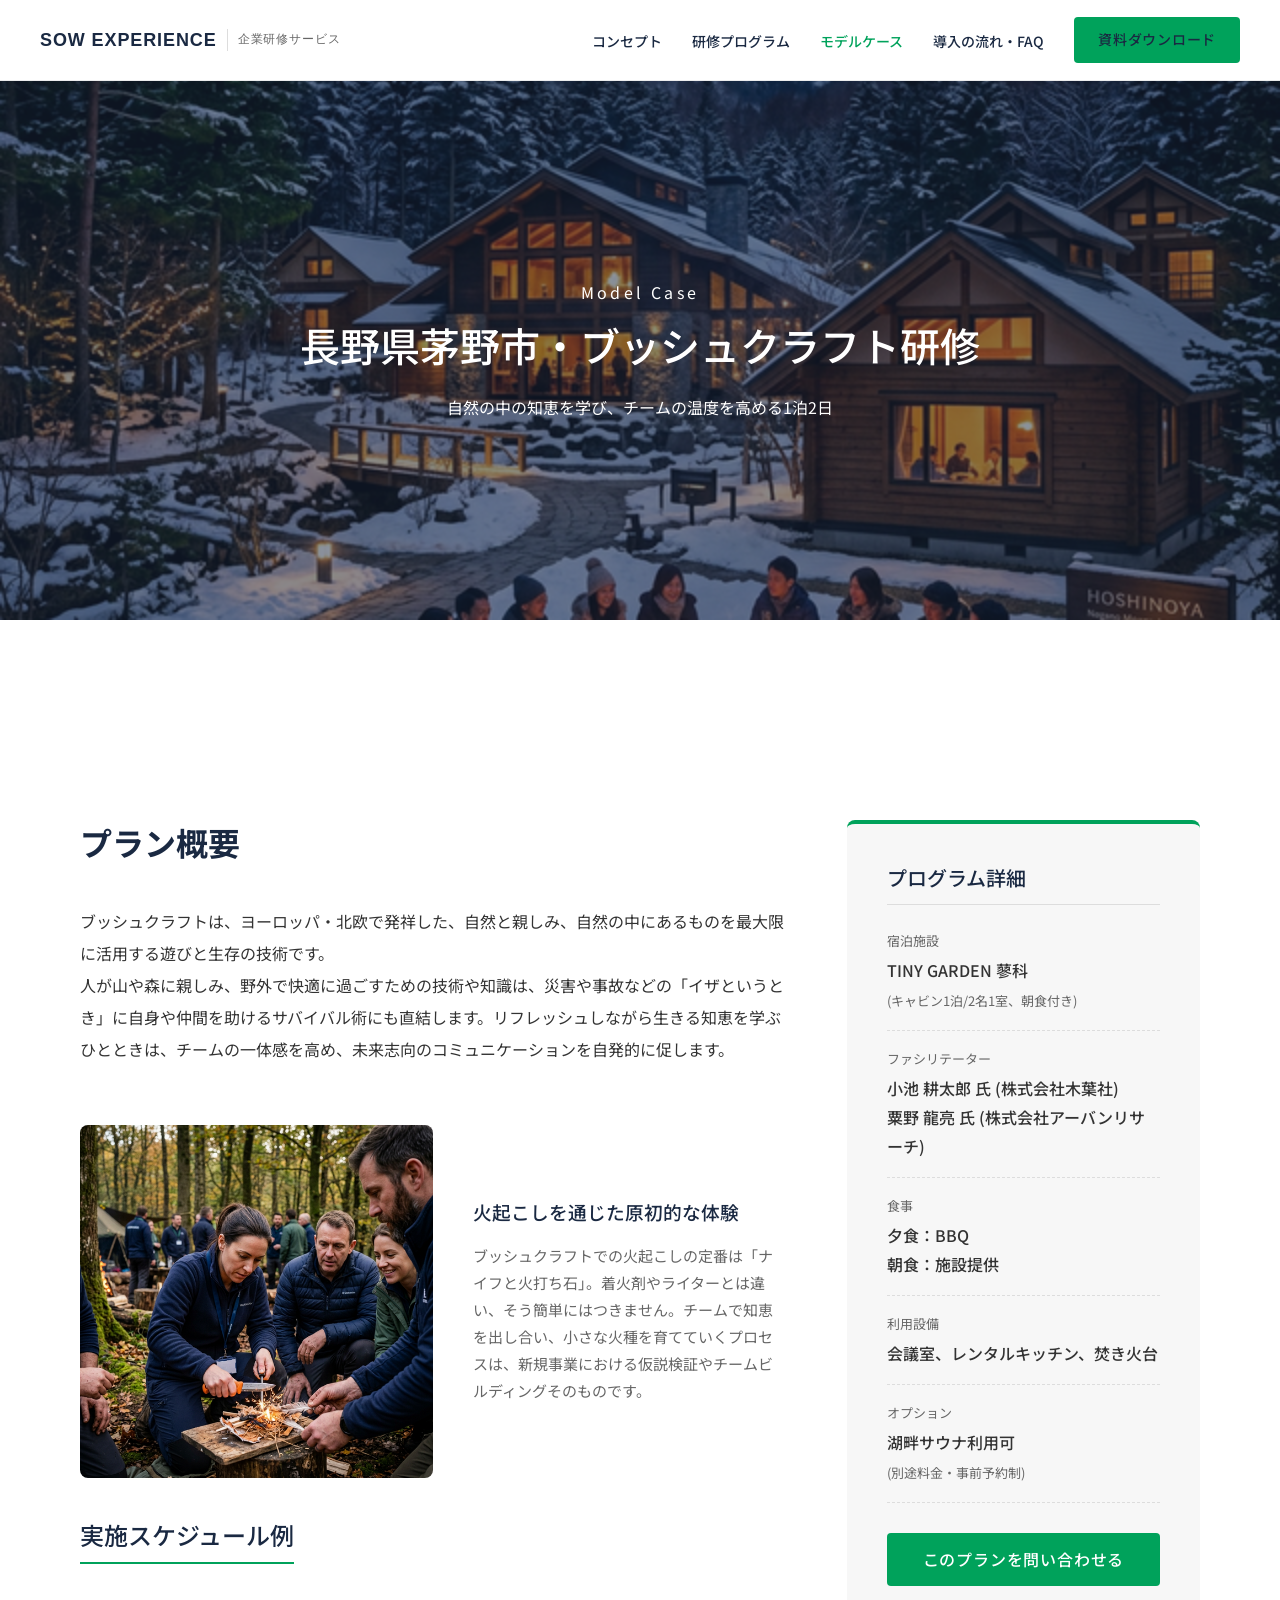
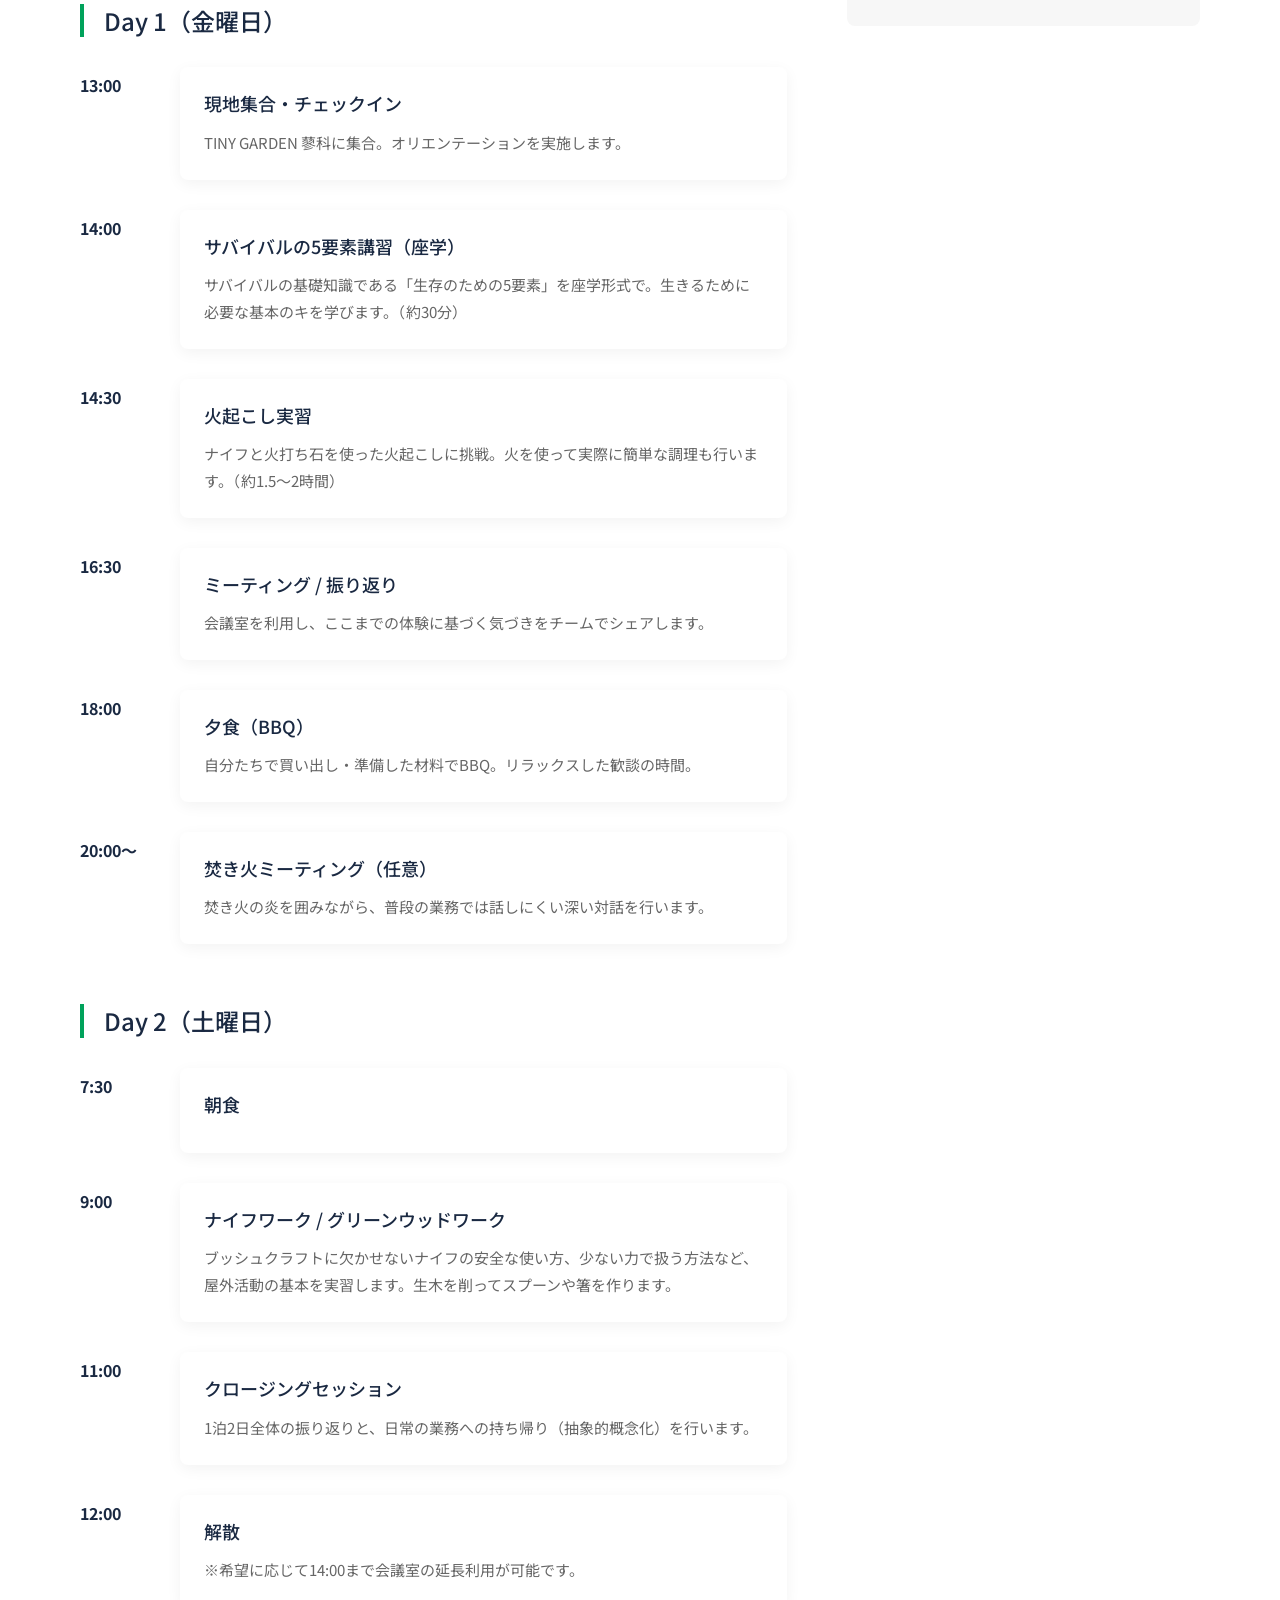
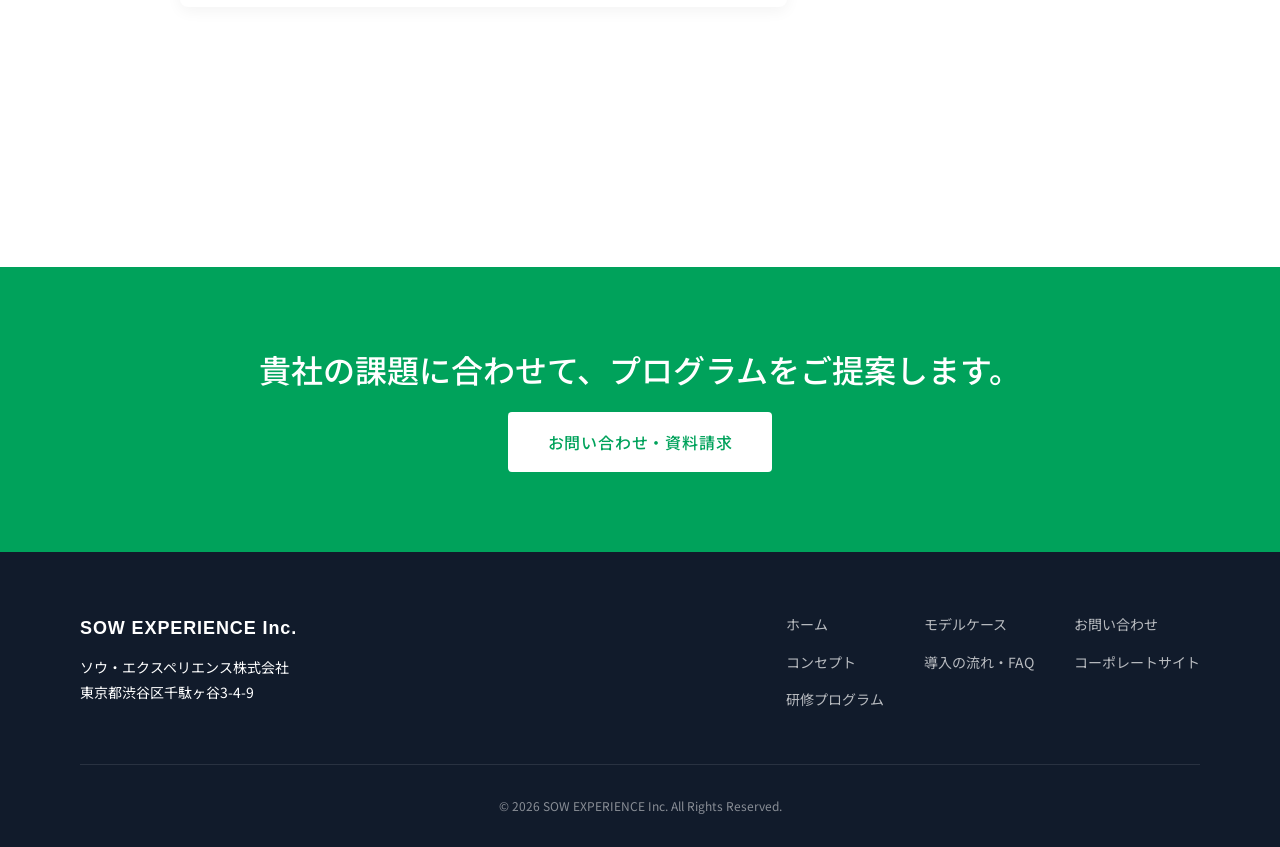
<file: corporate-training-site/modelcase.html>
<!DOCTYPE html>
<html lang="ja">

<head>
    <meta charset="UTF-8">
    <meta name="viewport" content="width=device-width, initial-scale=1.0">
    <title>モデルケース｜SOW EXPERIENCE 企業研修</title>
    <link href="https://fonts.googleapis.com/css2?family=Noto+Sans+JP:wght@400;500;700&display=swap" rel="stylesheet">
    <link rel="stylesheet" href="css/style.css">
    <link rel="stylesheet" href="css/modelcase.css">
</head>

<body>

    <header class="header">
        <div class="header-container">
            <a href="index.html" class="logo">
                SOW EXPERIENCE <span>企業研修サービス</span>
            </a>
            <nav>
                <ul class="nav-links">
                    <li><a href="concept.html">コンセプト</a></li>
                    <li><a href="program.html">研修プログラム</a></li>
                    <li><a href="modelcase.html" style="color: var(--accent-color);">モデルケース</a></li>
                    <li><a href="flow.html">導入の流れ・FAQ</a></li>
                    <li class="header-cta"><a href="contact.html" class="btn btn-primary">資料ダウンロード</a></li>
                </ul>
            </nav>
        </div>
    </header>

    <main>
        <div class="mc-hero" style="background-image: url('images/modelcase-hero.jpg');">
            <div class="mc-hero-content">
                <span class="en" style="letter-spacing: 0.2em; margin-bottom: 10px; display: block;">Model Case</span>
                <h1>長野県茅野市・ブッシュクラフト研修</h1>
                <p>自然の中の知恵を学び、チームの温度を高める1泊2日</p>
            </div>
        </div>

        <section class="section-padding">
            <div class="container">
                <div class="mc-overview">

                    <div class="mc-main">
                        <div class="section-title" style="text-align: left; margin-bottom: 40px;">
                            <h2 class="ja">プラン概要</h2>
                        </div>
                        <p style="font-size: 16px; margin-bottom: 40px; line-height: 2;">
                            ブッシュクラフトは、ヨーロッパ・北欧で発祥した、自然と親しみ、自然の中にあるものを最大限に活用する遊びと生存の技術です。<br>
                            人が山や森に親しみ、野外で快適に過ごすための技術や知識は、災害や事故などの「イザというとき」に自身や仲間を助けるサバイバル術にも直結します。リフレッシュしながら生きる知恵を学ぶひとときは、チームの一体感を高め、未来志向のコミュニケーションを自発的に促します。
                        </p>

                        <div class="mc-feature">
                            <img src="images/modelcase-fire.jpg" alt="火起こし体験">
                            <div class="mc-feature-text">
                                <h3 style="color: var(--primary-color); margin-bottom: 16px;">火起こしを通じた原初的な体験</h3>
                                <p style="color: var(--text-light); font-size: 15px;">
                                    ブッシュクラフトでの火起こしの定番は「ナイフと火打ち石」。着火剤やライターとは違い、そう簡単にはつきません。チームで知恵を出し合い、小さな火種を育てていくプロセスは、新規事業における仮説検証やチームビルディングそのものです。
                                </p>
                            </div>
                        </div>

                        <!-- Schedule -->
                        <div class="timeline">
                            <h3
                                style="color: var(--primary-color); font-size: 24px; margin-bottom: 40px; border-bottom: 2px solid var(--accent-color); padding-bottom: 10px; display: inline-block;">
                                実施スケジュール例</h3>

                            <div class="timeline-day">
                                <h3>Day 1（金曜日）</h3>

                                <div class="timeline-item">
                                    <div class="timeline-time">13:00</div>
                                    <div class="timeline-content">
                                        <h4>現地集合・チェックイン</h4>
                                        <p>TINY GARDEN 蓼科に集合。オリエンテーションを実施します。</p>
                                    </div>
                                </div>
                                <div class="timeline-item">
                                    <div class="timeline-time">14:00</div>
                                    <div class="timeline-content">
                                        <h4>サバイバルの5要素講習（座学）</h4>
                                        <p>サバイバルの基礎知識である「生存のための5要素」を座学形式で。生きるために必要な基本のキを学びます。（約30分）</p>
                                    </div>
                                </div>
                                <div class="timeline-item">
                                    <div class="timeline-time">14:30</div>
                                    <div class="timeline-content">
                                        <h4>火起こし実習</h4>
                                        <p>ナイフと火打ち石を使った火起こしに挑戦。火を使って実際に簡単な調理も行います。（約1.5〜2時間）</p>
                                    </div>
                                </div>
                                <div class="timeline-item">
                                    <div class="timeline-time">16:30</div>
                                    <div class="timeline-content">
                                        <h4>ミーティング / 振り返り</h4>
                                        <p>会議室を利用し、ここまでの体験に基づく気づきをチームでシェアします。</p>
                                    </div>
                                </div>
                                <div class="timeline-item">
                                    <div class="timeline-time">18:00</div>
                                    <div class="timeline-content">
                                        <h4>夕食（BBQ）</h4>
                                        <p>自分たちで買い出し・準備した材料でBBQ。リラックスした歓談の時間。</p>
                                    </div>
                                </div>
                                <div class="timeline-item">
                                    <div class="timeline-time">20:00〜</div>
                                    <div class="timeline-content">
                                        <h4>焚き火ミーティング（任意）</h4>
                                        <p>焚き火の炎を囲みながら、普段の業務では話しにくい深い対話を行います。</p>
                                    </div>
                                </div>
                            </div>

                            <div class="timeline-day">
                                <h3>Day 2（土曜日）</h3>

                                <div class="timeline-item">
                                    <div class="timeline-time">7:30</div>
                                    <div class="timeline-content">
                                        <h4>朝食</h4>
                                    </div>
                                </div>
                                <div class="timeline-item">
                                    <div class="timeline-time">9:00</div>
                                    <div class="timeline-content">
                                        <h4>ナイフワーク / グリーンウッドワーク</h4>
                                        <p>ブッシュクラフトに欠かせないナイフの安全な使い方、少ない力で扱う方法など、屋外活動の基本を実習します。生木を削ってスプーンや箸を作ります。</p>
                                    </div>
                                </div>
                                <div class="timeline-item">
                                    <div class="timeline-time">11:00</div>
                                    <div class="timeline-content">
                                        <h4>クロージングセッション</h4>
                                        <p>1泊2日全体の振り返りと、日常の業務への持ち帰り（抽象的概念化）を行います。</p>
                                    </div>
                                </div>
                                <div class="timeline-item">
                                    <div class="timeline-time">12:00</div>
                                    <div class="timeline-content">
                                        <h4>解散</h4>
                                        <p>※希望に応じて14:00まで会議室の延長利用が可能です。</p>
                                    </div>
                                </div>
                            </div>
                        </div>
                    </div>

                    <!-- Sidebar Info -->
                    <div class="mc-sidebar">
                        <div class="mc-info-card">
                            <h3>プログラム詳細</h3>
                            <ul class="mc-info-list">
                                <li>
                                    <span class="mc-info-label">宿泊施設</span>
                                    <span class="mc-info-value">TINY GARDEN 蓼科<br><span
                                            style="font-size: 13px; font-weight: normal; color: var(--text-light);">(キャビン1泊/2名1室、朝食付き)</span></span>
                                </li>
                                <li>
                                    <span class="mc-info-label">ファシリテーター</span>
                                    <span class="mc-info-value">
                                        小池 耕太郎 氏 (株式会社木葉社)<br>
                                        粟野 龍亮 氏 (株式会社アーバンリサーチ)
                                    </span>
                                </li>
                                <li>
                                    <span class="mc-info-label">食事</span>
                                    <span class="mc-info-value">夕食：BBQ<br>朝食：施設提供</span>
                                </li>
                                <li>
                                    <span class="mc-info-label">利用設備</span>
                                    <span class="mc-info-value">会議室、レンタルキッチン、焚き火台</span>
                                </li>
                                <li>
                                    <span class="mc-info-label">オプション</span>
                                    <span class="mc-info-value">湖畔サウナ利用可<br><span
                                            style="font-size: 13px; font-weight: normal; color: var(--text-light);">(別途料金・事前予約制)</span></span>
                                </li>
                                <li style="margin-top: 30px; border: none; padding-bottom: 0;">
                                    <a href="contact.html" class="btn btn-primary"
                                        style="width: 100%; padding: 12px 0;">このプランを問い合わせる</a>
                                </li>
                            </ul>
                        </div>
                    </div>

                </div>
            </div>
        </section>

        <!-- Global Contact CTA -->
        <section class="contact-cta">
            <div class="container">
                <h2>貴社の課題に合わせて、プログラムをご提案します。</h2>
                <div class="hero-cta">
                    <a href="contact.html" class="btn btn-primary"
                        style="background-color: var(--white); color: var(--accent-color);">お問い合わせ・資料請求</a>
                </div>
            </div>
        </section>
    </main>

    <footer class="footer">
        <div class="container">
            <div class="footer-inner">
                <div class="footer-brand">
                    <div class="footer-logo">SOW EXPERIENCE Inc.</div>
                    <p>ソウ・エクスペリエンス株式会社<br>東京都渋谷区千駄ヶ谷3-4-9</p>
                </div>
                <div class="footer-links">
                    <ul>
                        <li><a href="index.html">ホーム</a></li>
                        <li><a href="concept.html">コンセプト</a></li>
                        <li><a href="program.html">研修プログラム</a></li>
                    </ul>
                    <ul>
                        <li><a href="modelcase.html">モデルケース</a></li>
                        <li><a href="flow.html">導入の流れ・FAQ</a></li>
                    </ul>
                    <ul>
                        <li><a href="contact.html">お問い合わせ</a></li>
                        <li><a href="https://corporate.sowxp.co.jp/" target="_blank">コーポレートサイト</a></li>
                    </ul>
                </div>
            </div>
            <div class="copyright">
                &copy; 2026 SOW EXPERIENCE Inc. All Rights Reserved.
            </div>
        </div>
    </footer>

</body>

</html>
</file>
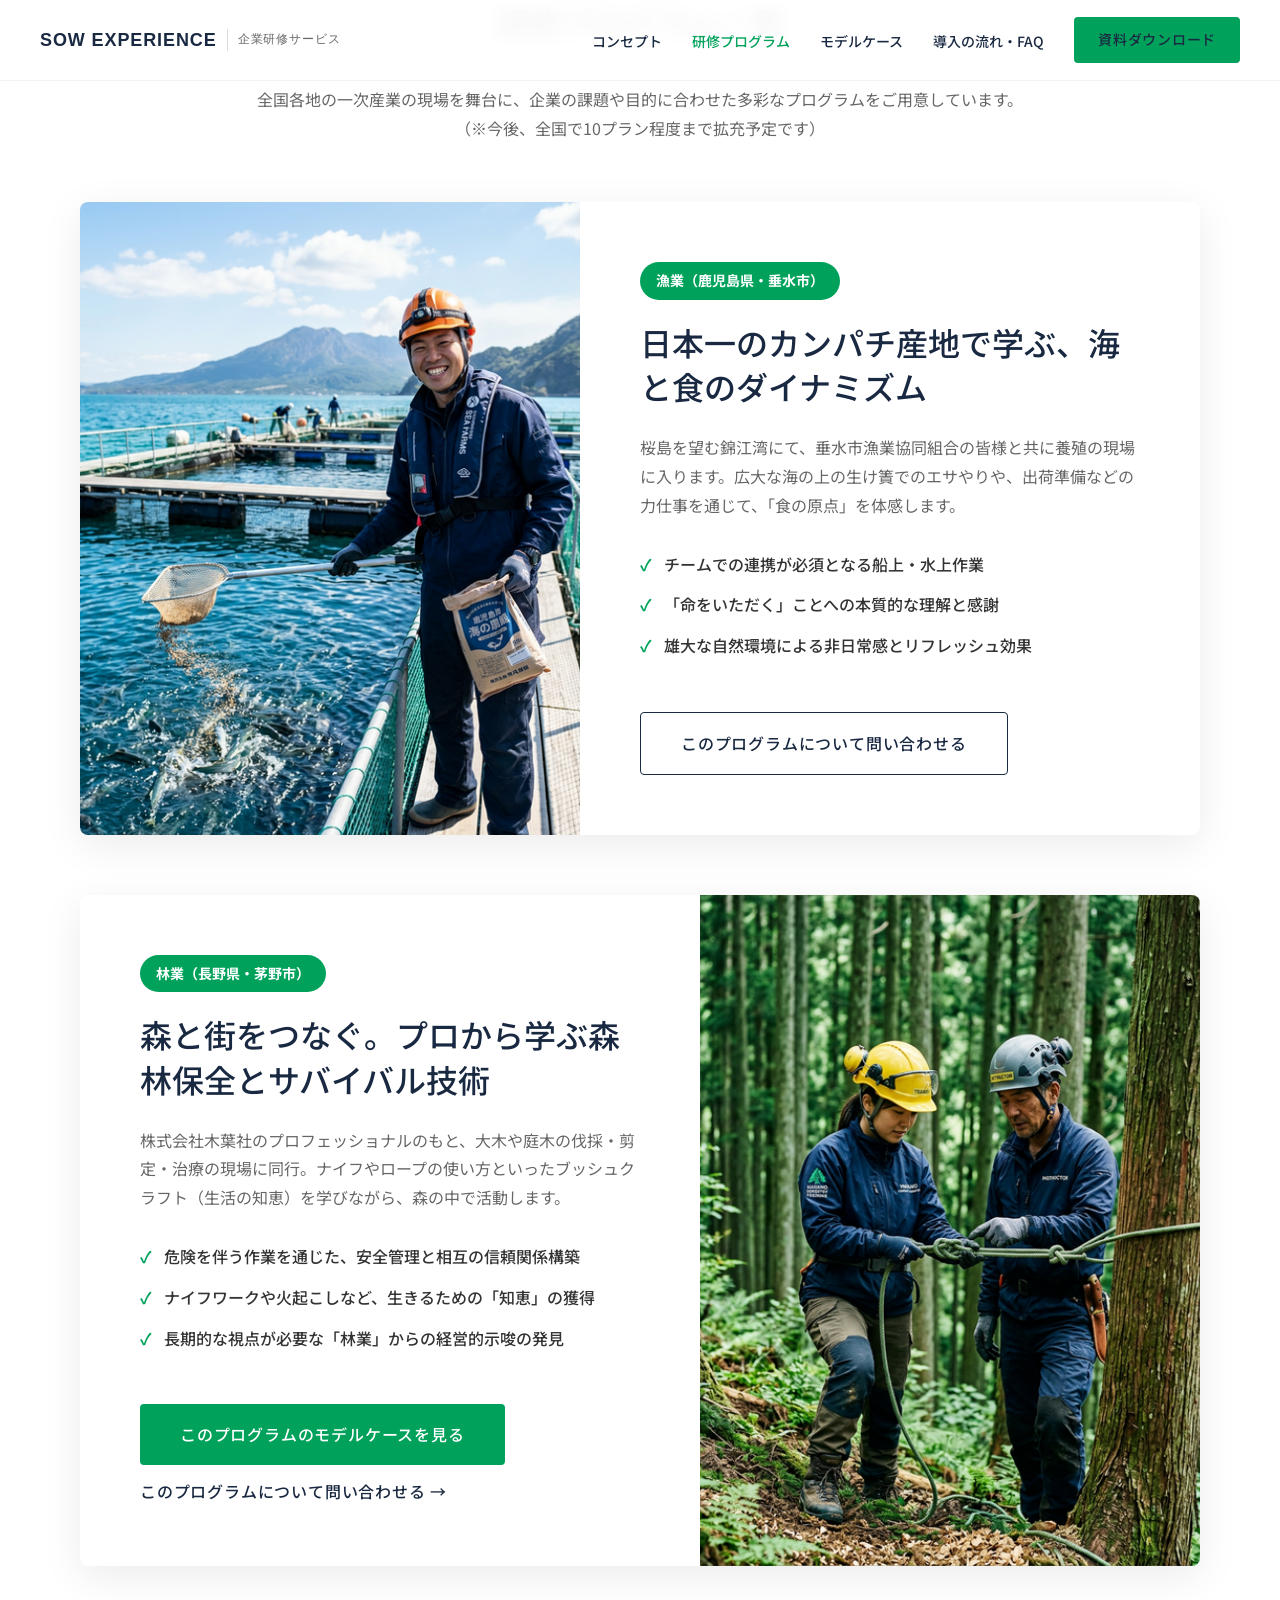
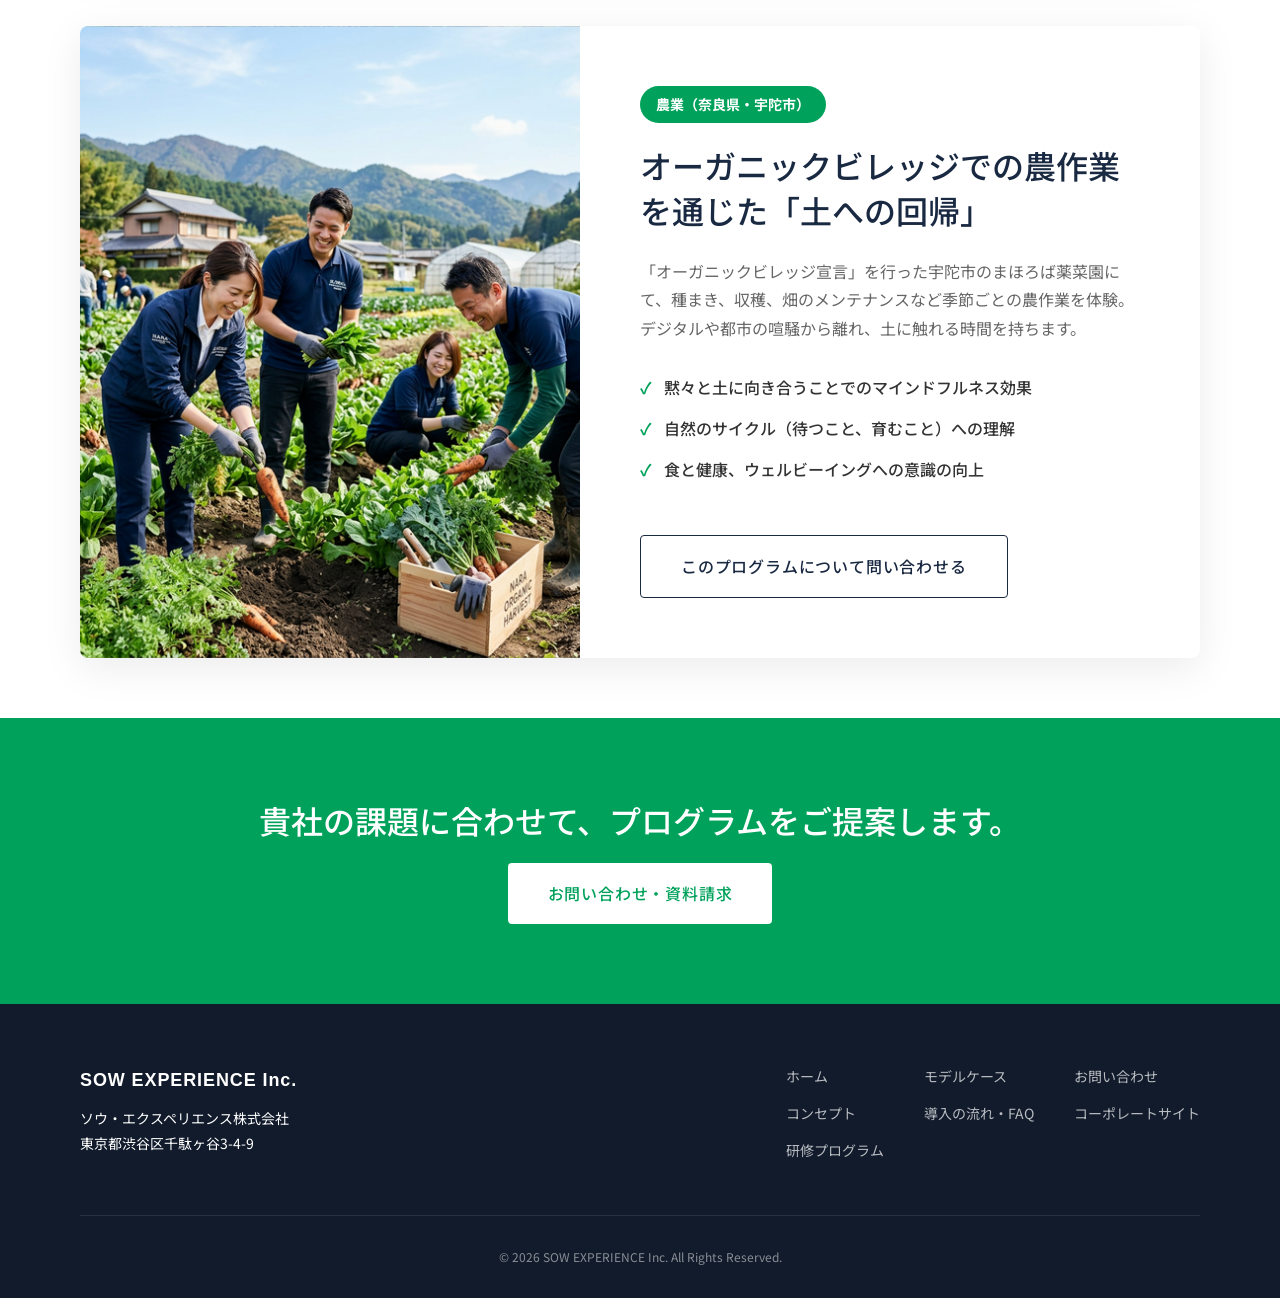
<file: corporate-training-site/program.html>
<!DOCTYPE html>
<html lang="ja">

<head>
    <meta charset="UTF-8">
    <meta name="viewport" content="width=device-width, initial-scale=1.0">
    <title>研修プログラム｜SOW EXPERIENCE 企業研修</title>
    <link href="https://fonts.googleapis.com/css2?family=Noto+Sans+JP:wght@400;500;700&display=swap" rel="stylesheet">
    <link rel="stylesheet" href="css/style.css">
    <link rel="stylesheet" href="css/program.css">
</head>

<body>

    <header class="header">
        <div class="header-container">
            <a href="index.html" class="logo">
                SOW EXPERIENCE <span>企業研修サービス</span>
            </a>
            <nav>
                <ul class="nav-links">
                    <li><a href="concept.html">コンセプト</a></li>
                    <li><a href="program.html" style="color: var(--accent-color);">研修プログラム</a></li>
                    <li><a href="modelcase.html">モデルケース</a></li>
                    <li><a href="flow.html">導入の流れ・FAQ</a></li>
                    <li class="header-cta"><a href="contact.html" class="btn btn-primary">資料ダウンロード</a></li>
                </ul>
            </nav>
        </div>
    </header>

    <main>
        <section class="page-header">
            <div class="container">
                <div class="section-title">
                    <h1 class="ja">研修プログラム一覧</h1>
                </div>
                <p style="text-align: center; max-width: 800px; margin: -20px auto 0; color: var(--text-light);">
                    全国各地の一次産業の現場を舞台に、企業の課題や目的に合わせた多彩なプログラムをご用意しています。<br>
                    （※今後、全国で10プラン程度まで拡充予定です）
                </p>
            </div>
        </section>

        <section class="programs-list">
            <div class="container">

                <!-- Fishery Program -->
                <div class="program-detail-card" id="fishery">
                    <div class="pd-image" style="background-image: url('images/program-fishery.jpg');"></div>
                    <div class="pd-content">
                        <span class="pd-tag">漁業（鹿児島県・垂水市）</span>
                        <h2 class="pd-title">日本一のカンパチ産地で学ぶ、海と食のダイナミズム</h2>
                        <p class="pd-desc">
                            桜島を望む錦江湾にて、垂水市漁業協同組合の皆様と共に養殖の現場に入ります。広大な海の上の生け簀でのエサやりや、出荷準備などの力仕事を通じて、「食の原点」を体感します。</p>
                        <ul class="pd-features">
                            <li>チームでの連携が必須となる船上・水上作業</li>
                            <li>「命をいただく」ことへの本質的な理解と感謝</li>
                            <li>雄大な自然環境による非日常感とリフレッシュ効果</li>
                        </ul>
                        <a href="contact.html" class="btn btn-outline"
                            style="align-self: flex-start;">このプログラムについて問い合わせる</a>
                    </div>
                </div>

                <!-- Forestry Program -->
                <div class="program-detail-card" id="forestry">
                    <div class="pd-image" style="background-image: url('images/program-forestry.jpg');"></div>
                    <div class="pd-content">
                        <span class="pd-tag">林業（長野県・茅野市）</span>
                        <h2 class="pd-title">森と街をつなぐ。プロから学ぶ森林保全とサバイバル技術</h2>
                        <p class="pd-desc">
                            株式会社木葉社のプロフェッショナルのもと、大木や庭木の伐採・剪定・治療の現場に同行。ナイフやロープの使い方といったブッシュクラフト（生活の知恵）を学びながら、森の中で活動します。
                        </p>
                        <ul class="pd-features">
                            <li>危険を伴う作業を通じた、安全管理と相互の信頼関係構築</li>
                            <li>ナイフワークや火起こしなど、生きるための「知恵」の獲得</li>
                            <li>長期的な視点が必要な「林業」からの経営的示唆の発見</li>
                        </ul>
                        <a href="modelcase.html" class="btn btn-primary"
                            style="align-self: flex-start; margin-bottom: 12px;">このプログラムのモデルケースを見る</a>
                        <a href="contact.html" class="btn btn-outline"
                            style="align-self: flex-start; border: none; padding: 0;">このプログラムについて問い合わせる →</a>
                    </div>
                </div>

                <!-- Agriculture Program -->
                <div class="program-detail-card" id="agriculture">
                    <div class="pd-image" style="background-image: url('images/program-agriculture.jpg');"></div>
                    <div class="pd-content">
                        <span class="pd-tag">農業（奈良県・宇陀市）</span>
                        <h2 class="pd-title">オーガニックビレッジでの農作業を通じた「土への回帰」</h2>
                        <p class="pd-desc">
                            「オーガニックビレッジ宣言」を行った宇陀市のまほろば薬菜園にて、種まき、収穫、畑のメンテナンスなど季節ごとの農作業を体験。デジタルや都市の喧騒から離れ、土に触れる時間を持ちます。
                        </p>
                        <ul class="pd-features">
                            <li>黙々と土に向き合うことでのマインドフルネス効果</li>
                            <li>自然のサイクル（待つこと、育むこと）への理解</li>
                            <li>食と健康、ウェルビーイングへの意識の向上</li>
                        </ul>
                        <a href="contact.html" class="btn btn-outline"
                            style="align-self: flex-start;">このプログラムについて問い合わせる</a>
                    </div>
                </div>

            </div>
        </section>

        <!-- Global Contact CTA -->
        <section class="contact-cta">
            <div class="container">
                <h2>貴社の課題に合わせて、プログラムをご提案します。</h2>
                <div class="hero-cta">
                    <a href="contact.html" class="btn btn-primary"
                        style="background-color: var(--white); color: var(--accent-color);">お問い合わせ・資料請求</a>
                </div>
            </div>
        </section>
    </main>

    <footer class="footer">
        <div class="container">
            <div class="footer-inner">
                <div class="footer-brand">
                    <div class="footer-logo">SOW EXPERIENCE Inc.</div>
                    <p>ソウ・エクスペリエンス株式会社<br>東京都渋谷区千駄ヶ谷3-4-9</p>
                </div>
                <div class="footer-links">
                    <ul>
                        <li><a href="index.html">ホーム</a></li>
                        <li><a href="concept.html">コンセプト</a></li>
                        <li><a href="program.html">研修プログラム</a></li>
                    </ul>
                    <ul>
                        <li><a href="modelcase.html">モデルケース</a></li>
                        <li><a href="flow.html">導入の流れ・FAQ</a></li>
                    </ul>
                    <ul>
                        <li><a href="contact.html">お問い合わせ</a></li>
                        <li><a href="https://corporate.sowxp.co.jp/" target="_blank">コーポレートサイト</a></li>
                    </ul>
                </div>
            </div>
            <div class="copyright">
                &copy; 2026 SOW EXPERIENCE Inc. All Rights Reserved.
            </div>
        </div>
    </footer>

</body>

</html>
</file>
<file: corporate-training-site/css/style.css>
/* Reset and Base Styles */
* {
    margin: 0;
    padding: 0;
    box-sizing: border-box;
}

:root {
    --primary-color: #1a2942;
    /* Navy */
    --accent-color: #00a25b;
    /* Green */
    --bg-color: #ffffff;
    --bg-alt-color: #f7f7f7;
    --text-color: #333333;
    --text-light: #666666;
    --white: #ffffff;
    --font-heading: 'Noto Sans JP', sans-serif;
    --font-body: 'Noto Sans JP', sans-serif;
    --font-en: 'Acumin Pro', 'Helvetica Neue', Helvetica, Arial, sans-serif;
    /* Fallback sans-serif */
}

body {
    font-family: var(--font-body);
    color: var(--text-color);
    background-color: var(--bg-color);
    line-height: 1.8;
    font-size: 16px;
    -webkit-font-smoothing: antialiased;
}

h1,
h2,
h3,
h4,
h5,
h6 {
    font-family: var(--font-heading);
    color: var(--primary-color);
    line-height: 1.4;
    font-weight: 500;
}

a {
    color: var(--accent-color);
    text-decoration: none;
    transition: color 0.3s ease, opacity 0.3s ease;
}

a:hover {
    opacity: 0.8;
}

img {
    max-width: 100%;
    height: auto;
    display: block;
}

/* Layout Utilities */
.container {
    width: 100%;
    max-width: 1200px;
    margin: 0 auto;
    padding: 0 40px;
}

.section-padding {
    padding: 120px 0;
}

@media (max-width: 768px) {
    .section-padding {
        padding: 80px 0;
    }

    .container {
        padding: 0 20px;
    }
}

/* Typography Utilities */
.section-title {
    text-align: center;
    margin-bottom: 60px;
}

.section-title .en {
    display: block;
    font-family: var(--font-en);
    color: var(--accent-color);
    font-size: 14px;
    letter-spacing: 0.2em;
    margin-bottom: 10px;
    text-transform: uppercase;
}

.section-title .ja {
    font-size: 32px;
    font-weight: 700;
}

/* Buttons */
.btn {
    display: inline-flex;
    align-items: center;
    justify-content: center;
    padding: 16px 40px;
    border-radius: 4px;
    font-weight: 500;
    text-align: center;
    cursor: pointer;
    transition: all 0.3s ease;
    border: none;
    font-size: 16px;
    letter-spacing: 0.05em;
}

.btn-primary {
    background-color: var(--accent-color);
    color: var(--white);
}

.btn-primary:hover {
    background-color: #008f50;
    color: var(--white);
    transform: translateY(-2px);
    box-shadow: 0 4px 12px rgba(0, 162, 91, 0.2);
}

.btn-outline {
    background-color: transparent;
    border: 1px solid var(--primary-color);
    color: var(--primary-color);
}

.btn-outline:hover {
    background-color: var(--primary-color);
    color: var(--white);
}

/* Header */
.header {
    position: fixed;
    top: 0;
    left: 0;
    width: 100%;
    background-color: rgba(255, 255, 255, 0.95);
    backdrop-filter: blur(10px);
    z-index: 100;
    border-bottom: 1px solid rgba(0, 0, 0, 0.05);
    transition: all 0.3s ease;
}

.header-container {
    display: flex;
    justify-content: space-between;
    align-items: center;
    height: 80px;
    padding: 0 40px;
    max-width: 1400px;
    margin: 0 auto;
}

.logo {
    display: flex;
    align-items: center;
    font-family: var(--font-en);
    font-size: 18px;
    font-weight: 700;
    color: var(--primary-color);
    letter-spacing: 0.05em;
}

.logo span {
    font-size: 12px;
    font-weight: normal;
    margin-left: 10px;
    color: var(--text-light);
    border-left: 1px solid #ddd;
    padding-left: 10px;
}

.nav-links {
    display: flex;
    gap: 30px;
    list-style: none;
    align-items: center;
}

.nav-links a {
    color: var(--primary-color);
    font-size: 14px;
    font-weight: 500;
}

.nav-links a:hover {
    color: var(--accent-color);
}

.header-cta .btn {
    padding: 10px 24px;
    font-size: 14px;
}

/* Contact CTA */
.contact-cta {
    background-color: var(--accent-color);
    color: var(--white);
    text-align: center;
    padding: 80px 0;
}

.contact-cta h2 {
    color: var(--white);
    font-size: 32px;
    margin-bottom: 20px;
}

.contact-cta p {
    font-size: 16px;
    margin-bottom: 40px;
    opacity: 0.9;
}

/* Footer */
.footer {
    background-color: #111b2b;
    color: var(--white);
    padding: 60px 0 30px;
    font-size: 14px;
}

.footer-inner {
    display: flex;
    justify-content: space-between;
    margin-bottom: 40px;
}

.footer-logo {
    font-family: var(--font-en);
    font-size: 18px;
    font-weight: 700;
    letter-spacing: 0.05em;
    margin-bottom: 10px;
}

.footer-links {
    display: flex;
    gap: 40px;
}

.footer-links ul {
    list-style: none;
}

.footer-links li {
    margin-bottom: 12px;
}

.footer-links a {
    color: rgba(255, 255, 255, 0.7);
}

.footer-links a:hover {
    color: var(--white);
}

.copyright {
    text-align: center;
    color: rgba(255, 255, 255, 0.5);
    border-top: 1px solid rgba(255, 255, 255, 0.1);
    padding-top: 30px;
    font-size: 12px;
}
</file>
<file: corporate-training-site/css/home.css>
/* Home Specific Styles */

/* Hero Section */
.hero {
    height: 100vh;
    min-height: 600px;
    background-color: var(--primary-color);
    background-image: linear-gradient(rgba(26, 41, 66, 0.7), rgba(26, 41, 66, 0.7)), url('../images/hero-bg.jpg');
    background-size: cover;
    background-position: center;
    display: flex;
    align-items: center;
    justify-content: center;
    text-align: center;
    color: var(--white);
    padding-top: 80px;
    /* Offset for header */
}

.hero-content {
    max-width: 800px;
    padding: 0 20px;
}

.hero-subtitle {
    font-size: 18px;
    margin-bottom: 24px;
    letter-spacing: 0.1em;
    font-weight: 500;
}

.hero-title {
    font-size: 48px;
    font-weight: 700;
    line-height: 1.4;
    margin-bottom: 40px;
    color: var(--white);
}

.hero-cta {
    display: flex;
    gap: 20px;
    justify-content: center;
}

/* Intro Section */
.intro {
    background-color: var(--bg-alt-color);
}

.intro-content {
    max-width: 800px;
    margin: 0 auto;
    text-align: center;
}

.intro-lead {
    font-size: 24px;
    font-weight: 500;
    color: var(--primary-color);
    margin-bottom: 40px;
    line-height: 1.8;
}

.intro-text {
    font-size: 16px;
    color: var(--text-light);
}

/* Why Us Section */
.benefits-list {
    display: flex;
    flex-direction: column;
    gap: 30px;
    margin-top: 60px;
    max-width: 900px;
    margin-left: auto;
    margin-right: auto;
}

.benefit-list-item {
    background: var(--white);
    padding: 40px;
    border-radius: 8px;
    box-shadow: 0 5px 20px rgba(0, 0, 0, 0.05);
    display: flex;
    align-items: flex-start;
    gap: 30px;
    transition: transform 0.3s ease;
}

.benefit-list-item:hover {
    transform: translateX(10px);
}

.benefit-number {
    font-size: 40px;
    font-weight: 700;
    color: var(--accent-color);
    font-family: var(--font-en);
    line-height: 1;
    min-width: 60px;
    opacity: 0.8;
}

.benefit-content {
    flex: 1;
}

.benefit-content h3 {
    font-size: 20px;
    margin-bottom: 12px;
    color: var(--primary-color);
}

.benefit-content p {
    font-size: 15px;
    color: var(--text-light);
    line-height: 1.8;
}

/* Programs Overview Section */
.programs-overview {
    background-color: var(--bg-alt-color);
}

.program-cards {
    display: grid;
    grid-template-columns: repeat(3, 1fr);
    gap: 30px;
}

.program-card {
    background: var(--white);
    border-radius: 8px;
    overflow: hidden;
    box-shadow: 0 5px 20px rgba(0, 0, 0, 0.05);
}

.program-image {
    height: 240px;
    background-color: #ddd;
    background-size: cover;
    background-position: center;
}

.program-content {
    padding: 30px;
}

.program-tag {
    display: inline-block;
    padding: 4px 12px;
    background-color: rgba(26, 41, 66, 0.1);
    color: var(--primary-color);
    font-size: 12px;
    font-weight: bold;
    border-radius: 20px;
    margin-bottom: 16px;
}

.program-title {
    font-size: 22px;
    margin-bottom: 12px;
}

.program-desc {
    font-size: 15px;
    color: var(--text-light);
    margin-bottom: 24px;
}

.program-link {
    display: inline-flex;
    align-items: center;
    color: var(--accent-color);
    font-weight: 500;
}

.program-link span {
    margin-left: 8px;
    transition: transform 0.3s ease;
}

.program-link:hover span {
    transform: translateX(4px);
}

.programs-cta {
    text-align: center;
    margin-top: 60px;
}

@media (max-width: 992px) {

    .benefits-grid,
    .program-cards {
        grid-template-columns: repeat(2, 1fr);
    }
}

@media (max-width: 768px) {

    .benefits-grid,
    .program-cards {
        grid-template-columns: 1fr;
    }

    .hero-title {
        font-size: 32px;
    }

    .hero-cta {
        flex-direction: column;
    }
}
</file>
<file: corporate-training-site/css/concept.css>
/* Concept Page Specific Styles */

.page-header {
    padding: 160px 0 80px;
    background-color: var(--bg-alt-color);
    text-align: center;
}

.concept-intro {
    font-size: 20px;
    font-weight: 500;
    line-height: 2;
    margin-bottom: 80px;
    text-align: center;
    color: var(--primary-color);
}

.concept-section {
    display: flex;
    align-items: center;
    gap: 60px;
    margin-bottom: 120px;
}

.concept-section:nth-child(even) {
    flex-direction: row-reverse;
}

.concept-text {
    flex: 1;
}

.concept-text h3 {
    font-size: 28px;
    margin-bottom: 24px;
    color: var(--primary-color);
}

.concept-text p {
    font-size: 16px;
    color: var(--text-light);
    margin-bottom: 20px;
}

.concept-image {
    flex: 1;
    border-radius: 8px;
    overflow: hidden;
    box-shadow: 0 20px 40px rgba(0, 0, 0, 0.1);
}

.concept-image img {
    width: 100%;
    height: auto;
    object-fit: cover;
}

/* Learning Model */
.learning-model {
    background-color: var(--primary-color);
    color: var(--white);
    padding: 100px 0;
    margin-bottom: 120px;
}

.learning-model .section-title h2 {
    color: var(--white);
}

.learning-model .section-title .en {
    color: var(--accent-color);
}

.model-steps {
    display: grid;
    grid-template-columns: repeat(4, 1fr);
    gap: 20px;
    margin-top: 60px;
}

.model-step {
    background-color: rgba(255, 255, 255, 0.05);
    padding: 40px 30px;
    border-radius: 8px;
    text-align: center;
    position: relative;
    border: 1px solid rgba(255, 255, 255, 0.1);
}

.model-step-num {
    display: inline-flex;
    align-items: center;
    justify-content: center;
    width: 40px;
    height: 40px;
    background-color: var(--accent-color);
    color: var(--white);
    border-radius: 50%;
    font-size: 20px;
    font-weight: 700;
    font-family: var(--font-en);
    margin-bottom: 24px;
}

.model-step h4 {
    color: var(--white);
    font-size: 18px;
    margin-bottom: 16px;
}

.model-step p {
    font-size: 14px;
    color: rgba(255, 255, 255, 0.8);
    text-align: left;
}

@media (max-width: 992px) {

    .concept-section,
    .concept-section:nth-child(even) {
        flex-direction: column;
        gap: 40px;
    }

    .model-steps {
        grid-template-columns: repeat(2, 1fr);
    }
}

@media (max-width: 768px) {
    .model-steps {
        grid-template-columns: 1fr;
    }

    .concept-text h3 {
        font-size: 24px;
    }
}
</file>
<file: corporate-training-site/css/flow-contact.css>
/* Flow & Contact Page Specific Styles */

/* Flow Steps */
.flow-steps {
    display: flex;
    flex-direction: column;
    gap: 40px;
    max-width: 800px;
    margin: 0 auto 100px;
}

.flow-step {
    display: flex;
    background: var(--white);
    border-radius: 8px;
    padding: 30px;
    box-shadow: 0 5px 20px rgba(0, 0, 0, 0.05);
    position: relative;
    border-left: 4px solid var(--accent-color);
}

.flow-step::after {
    content: '↓';
    position: absolute;
    bottom: -35px;
    left: 48px;
    font-size: 24px;
    color: #ccc;
}

.flow-step:last-child::after {
    display: none;
}

.flow-icon {
    width: 60px;
    font-size: 32px;
    text-align: center;
    color: var(--primary-color);
}

.flow-content {
    flex: 1;
    padding-left: 20px;
}

.flow-content h3 {
    font-size: 20px;
    margin-bottom: 12px;
    color: var(--primary-color);
}

.flow-content p {
    color: var(--text-light);
    font-size: 15px;
}

/* FAQ */
.faq-list {
    max-width: 800px;
    margin: 0 auto;
}

.faq-item {
    background: var(--white);
    margin-bottom: 20px;
    border-radius: 8px;
    box-shadow: 0 2px 10px rgba(0, 0, 0, 0.03);
    overflow: hidden;
}

.faq-q {
    padding: 24px 30px;
    font-weight: 500;
    color: var(--primary-color);
    position: relative;
    padding-left: 60px;
}

.faq-q::before {
    content: 'Q.';
    position: absolute;
    left: 24px;
    top: 24px;
    font-family: var(--font-en);
    color: var(--accent-color);
    font-weight: 700;
}

.faq-a {
    padding: 0 30px 24px 60px;
    color: var(--text-light);
    font-size: 15px;
    position: relative;
    border-top: 1px dashed #eee;
    padding-top: 24px;
}

.faq-a::before {
    content: 'A.';
    position: absolute;
    left: 24px;
    top: 24px;
    font-family: var(--font-en);
    color: var(--primary-color);
    font-weight: 700;
}

/* Contact Form */
.contact-form-container {
    max-width: 800px;
    margin: 40px auto 0;
    background: var(--white);
    padding: 60px;
    border-radius: 8px;
    box-shadow: 0 10px 40px rgba(0, 0, 0, 0.05);
}

.form-group {
    margin-bottom: 30px;
}

.form-label {
    display: block;
    font-weight: 500;
    margin-bottom: 10px;
    color: var(--primary-color);
}

.form-label span.req {
    color: #e53e3e;
    font-size: 12px;
    margin-left: 8px;
    background: rgba(229, 62, 62, 0.1);
    padding: 2px 8px;
    border-radius: 12px;
}

.form-control {
    width: 100%;
    padding: 16px;
    border: 1px solid #ddd;
    border-radius: 4px;
    font-family: var(--font-body);
    font-size: 16px;
    transition: border-color 0.3s ease;
}

.form-control:focus {
    outline: none;
    border-color: var(--accent-color);
}

textarea.form-control {
    min-height: 150px;
    resize: vertical;
}

.form-submit {
    text-align: center;
    margin-top: 40px;
}

@media (max-width: 768px) {
    .flow-step {
        flex-direction: column;
    }

    .flow-icon {
        margin-bottom: 16px;
        text-align: left;
    }

    .flow-content {
        padding-left: 0;
    }

    .flow-step::after {
        left: 30px;
    }

    .contact-form-container {
        padding: 30px 20px;
    }

    .faq-q,
    .faq-a {
        padding-left: 50px;
    }

    .faq-q::before,
    .faq-a::before {
        left: 20px;
    }
}
</file>
<file: corporate-training-site/css/modelcase.css>
/* Model Case Specific Styles */

.mc-hero {
    height: 60vh;
    min-height: 400px;
    background-size: cover;
    background-position: center;
    position: relative;
    display: flex;
    align-items: center;
    justify-content: center;
    color: var(--white);
    text-align: center;
    margin-top: 80px;
    /* Offset for header */
}

.mc-hero::before {
    content: '';
    position: absolute;
    top: 0;
    left: 0;
    width: 100%;
    height: 100%;
    background-color: rgba(26, 41, 66, 0.5);
}

.mc-hero-content {
    position: relative;
    z-index: 10;
}

.mc-hero-content h1 {
    color: var(--white);
    font-size: 40px;
    margin-bottom: 20px;
}

/* Base Layout */
.mc-overview {
    display: flex;
    gap: 60px;
    padding: 80px 0;
}

.mc-main {
    flex: 2;
}

.mc-sidebar {
    flex: 1;
}

/* Sidebar Info Card */
.mc-info-card {
    background-color: var(--bg-alt-color);
    padding: 40px;
    border-radius: 8px;
    border-top: 4px solid var(--accent-color);
}

.mc-info-card h3 {
    margin-bottom: 24px;
    font-size: 20px;
    border-bottom: 1px solid #ddd;
    padding-bottom: 12px;
}

.mc-info-list {
    list-style: none;
}

.mc-info-list li {
    margin-bottom: 16px;
    border-bottom: 1px dashed #ddd;
    padding-bottom: 16px;
}

.mc-info-list li:last-child {
    border-bottom: none;
    margin-bottom: 0;
    padding-bottom: 0;
}

.mc-info-label {
    display: block;
    font-size: 13px;
    color: var(--text-light);
    margin-bottom: 4px;
}

.mc-info-value {
    font-weight: 500;
}

/* Schedule Timeline */
.timeline {
    margin-top: 40px;
}

.timeline-day {
    margin-bottom: 60px;
}

.timeline-day h3 {
    font-size: 24px;
    margin-bottom: 30px;
    padding-left: 20px;
    border-left: 4px solid var(--accent-color);
}

.timeline-item {
    display: flex;
    margin-bottom: 30px;
}

.timeline-time {
    width: 100px;
    font-weight: 700;
    color: var(--primary-color);
    padding-top: 4px;
}

.timeline-content {
    flex: 1;
    background-color: var(--white);
    padding: 24px;
    border-radius: 8px;
    box-shadow: 0 4px 15px rgba(0, 0, 0, 0.05);
}

.timeline-content h4 {
    margin-bottom: 12px;
    font-size: 18px;
}

.timeline-content p {
    color: var(--text-light);
    font-size: 15px;
}

/* Features */
.mc-feature {
    display: flex;
    gap: 40px;
    margin-top: 60px;
    align-items: center;
}

.mc-feature img {
    flex: 1;
    border-radius: 8px;
    max-width: 50%;
}

.mc-feature-text {
    flex: 1;
}

@media (max-width: 768px) {

    .mc-overview,
    .mc-feature {
        flex-direction: column;
    }

    .mc-feature img {
        max-width: 100%;
    }

    .timeline-item {
        flex-direction: column;
    }

    .timeline-time {
        margin-bottom: 8px;
    }
}
</file>
<file: corporate-training-site/css/program.css>
/* Program Page Specific Styles */

.programs-list {
    padding-top: 60px;
}

.program-detail-card {
    display: flex;
    background: var(--white);
    border-radius: 8px;
    overflow: hidden;
    box-shadow: 0 10px 40px rgba(0, 0, 0, 0.08);
    margin-bottom: 60px;
}

.program-detail-card:nth-child(even) {
    flex-direction: row-reverse;
}

.pd-image {
    flex: 1;
    min-height: 400px;
    background-size: cover;
    background-position: center;
}

.pd-content {
    flex: 1;
    padding: 60px;
    display: flex;
    flex-direction: column;
    justify-content: center;
}

.pd-tag {
    display: inline-block;
    padding: 6px 16px;
    background-color: var(--accent-color);
    color: var(--white);
    font-size: 14px;
    font-weight: bold;
    border-radius: 20px;
    margin-bottom: 20px;
    align-self: flex-start;
}

.pd-title {
    font-size: 32px;
    margin-bottom: 24px;
    color: var(--primary-color);
}

.pd-desc {
    font-size: 16px;
    color: var(--text-light);
    margin-bottom: 30px;
}

.pd-features {
    list-style: none;
    margin-bottom: 40px;
}

.pd-features li {
    position: relative;
    padding-left: 24px;
    margin-bottom: 12px;
    color: var(--text-color);
    font-weight: 500;
}

.pd-features li::before {
    content: "✓";
    position: absolute;
    left: 0;
    top: 0;
    color: var(--accent-color);
    font-weight: bold;
}

@media (max-width: 992px) {

    .program-detail-card,
    .program-detail-card:nth-child(even) {
        flex-direction: column;
    }

    .pd-image {
        min-height: 300px;
    }

    .pd-content {
        padding: 40px 20px;
    }
}
</file>
